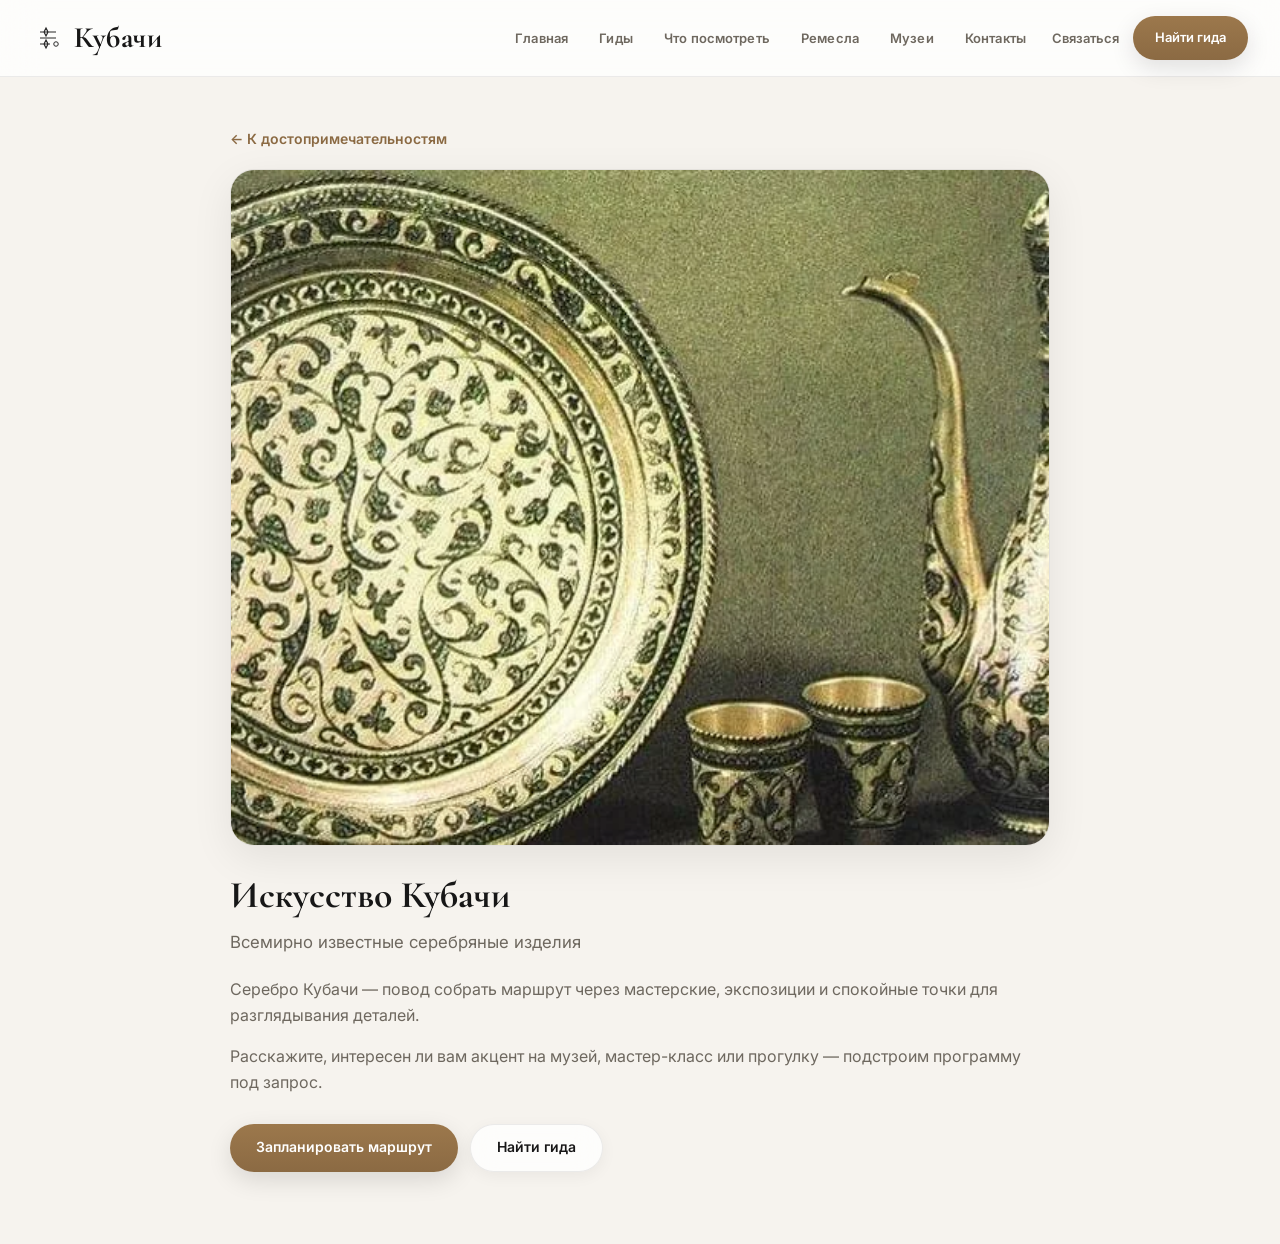
<file: attr-art.html>
<!doctype html>
<html lang="ru">
  <head>
    <meta charset="utf-8" />
    <meta name="viewport" content="width=device-width, initial-scale=1" />
    <title>Искусство Кубачи — серебро и ремесло</title>
    <meta
      name="description"
      content="Искусство Кубачи: всемирно известные серебряные изделия, музеи и мастерские в маршруте гида."
    />
    <meta name="robots" content="index,follow" />
    <meta name="theme-color" content="#141210" />
    <link rel="preconnect" href="https://fonts.googleapis.com" />
    <link rel="preconnect" href="https://fonts.gstatic.com" crossorigin />
    <link
      href="https://fonts.googleapis.com/css2?family=Cormorant+Garamond:ital,wght@0,600;0,700;1,600&family=Inter:wght@400;500;600;700&display=swap"
      rel="stylesheet"
    />
    <link rel="stylesheet" href="styles.css" />
  </head>
  <body class="page-mc-detail">
    <header class="topbar" id="siteHeader">
      <div class="container topbar-shell">
        <a href="index.html" class="logo logo-wordmark" aria-label="Кубачи — на главную">
          <svg class="logo-ornament" width="32" height="32" viewBox="0 0 32 32" aria-hidden="true" focusable="false">
            <path
              fill="none"
              stroke="currentColor"
              stroke-width="1.2"
              d="M8 10h16M8 16h16M8 22h10M14 6l2 4-2 4-2-4 2-4zm0 12l2 4-2 4-2-4 2-4z"
            />
            <circle cx="24" cy="22" r="2.25" fill="none" stroke="currentColor" stroke-width="1" />
          </svg>
          <span class="logo-wordmark-text">Кубачи</span>
        </a>
        <nav class="nav nav-desktop" aria-label="Основное меню">
          <a href="index.html#hero" class="nav-link">Главная</a>
          <a href="index.html#guides" class="nav-link">Гиды</a>
          <a href="index.html#what-see" class="nav-link">Что посмотреть</a>
          <a href="index.html#masters" class="nav-link">Ремесла</a>
          <a href="index.html#museums-map" class="nav-link">Музеи</a>
          <a href="index.html#contacts" class="nav-link">Контакты</a>
        </nav>
        <div class="topbar-actions">
          <a href="index.html#contacts" class="topbar-quiet-link">Связаться</a>
          <a href="index.html#guides" class="btn btn-primary btn-header-cta">Найти гида</a>
          <button
            type="button"
            class="nav-burger"
            id="navBurger"
            aria-label="Открыть меню"
            aria-expanded="false"
            aria-controls="mobileNavPanel"
          >
            <span class="nav-burger-bar" aria-hidden="true"></span>
            <span class="nav-burger-bar" aria-hidden="true"></span>
            <span class="nav-burger-bar" aria-hidden="true"></span>
          </button>
        </div>
      </div>
      <div class="mobile-nav" id="mobileNavPanel" aria-hidden="true">
        <nav class="mobile-nav-inner" aria-label="Мобильное меню">
          <a href="index.html#hero" class="nav-link nav-link--mobile">Главная</a>
          <a href="index.html#guides" class="nav-link nav-link--mobile">Гиды</a>
          <a href="index.html#what-see" class="nav-link nav-link--mobile">Что посмотреть</a>
          <a href="index.html#masters" class="nav-link nav-link--mobile">Ремесла</a>
          <a href="index.html#museums-map" class="nav-link nav-link--mobile">Музеи</a>
          <a href="index.html#contacts" class="nav-link nav-link--mobile">Контакты</a>
          <a href="index.html#guides" class="btn btn-primary btn-mobile-cta">Найти гида</a>
        </nav>
      </div>
    </header>

    <main class="main main--subpage">
      <div class="container mc-detail-wrap">
        <a class="mc-detail-back" href="index.html#attractions-heading">← К достопримечательностям</a>
        <figure class="mc-detail-cover">
          <img
            src="assets/kubachi-attr-04-silver.png"
            alt="Искусство Кубачи, серебряные изделия"
            width="1200"
            height="675"
          />
        </figure>
        <h1 class="mc-detail-h1">Искусство Кубачи</h1>
        <p class="mc-detail-lead">Всемирно известные серебряные изделия</p>
        <p class="mc-detail-p">
          Серебро Кубачи — повод собрать маршрут через мастерские, экспозиции и спокойные точки для разглядывания
          деталей.
        </p>
        <p class="mc-detail-p">
          Расскажите, интересен ли вам акцент на музей, мастер-класс или прогулку — подстроим программу под запрос.
        </p>
        <div class="mc-detail-actions">
          <a class="btn btn-primary" href="index.html#contacts">Запланировать маршрут</a>
          <a class="btn btn-secondary" href="index.html#guides">Найти гида</a>
        </div>
      </div>
    </main>
    <script src="js/subpage-nav.js"></script>
  </body>
</html>
</file>
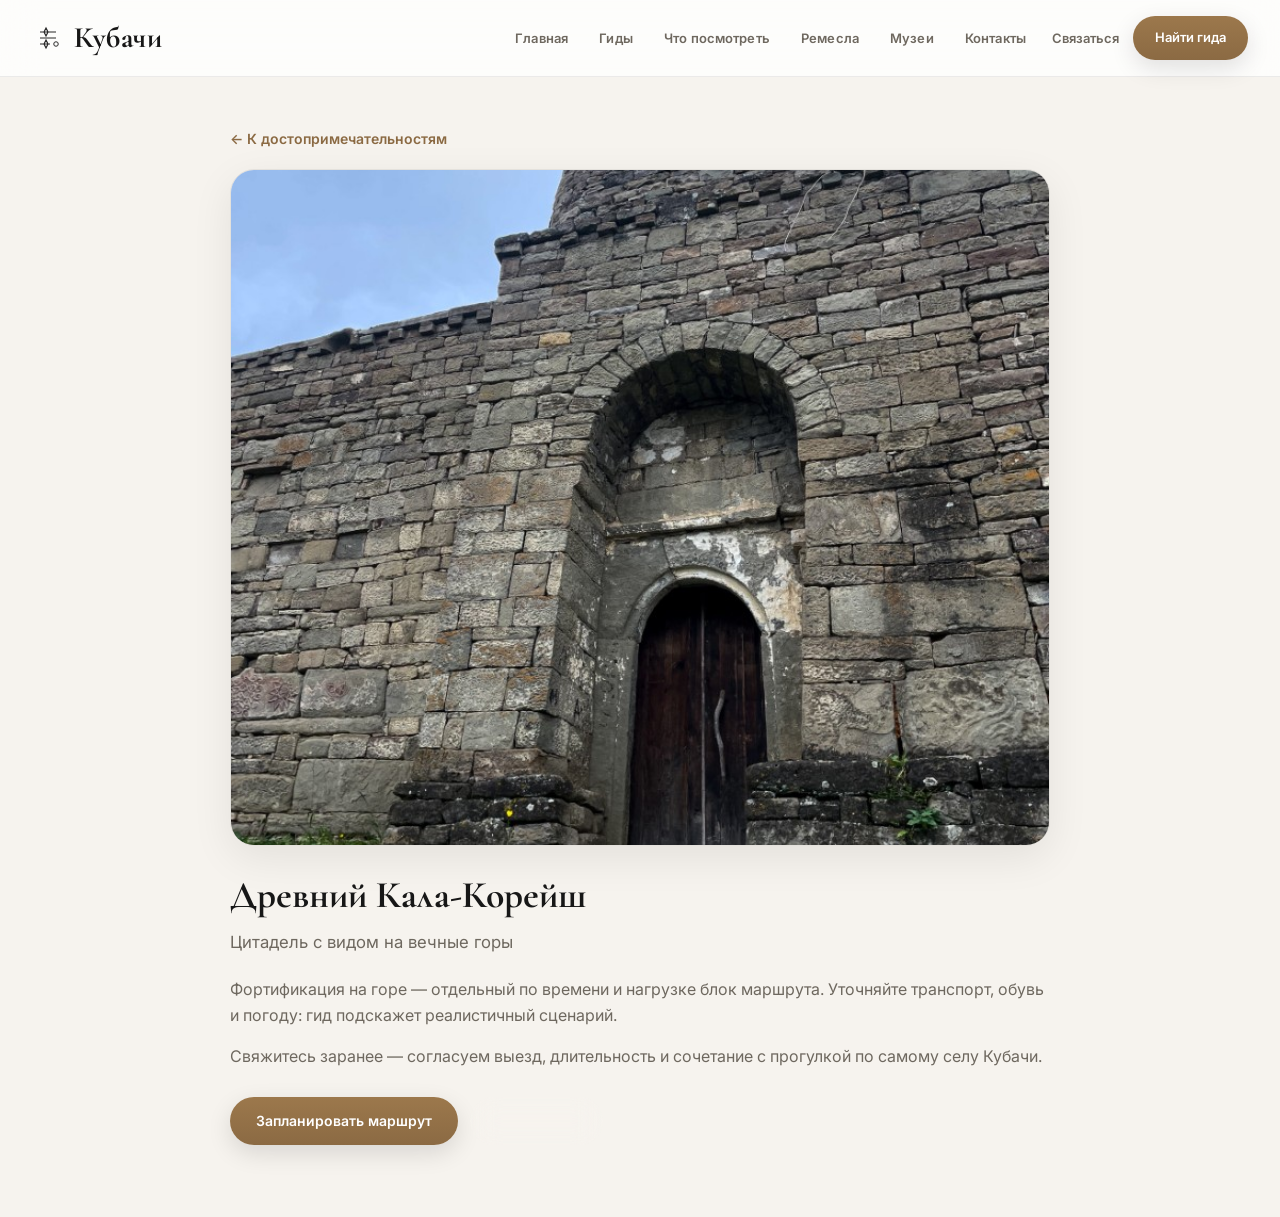
<file: attr-kala.html>
<!doctype html>
<html lang="ru">
  <head>
    <meta charset="utf-8" />
    <meta name="viewport" content="width=device-width, initial-scale=1" />
    <title>Кала-Корейш — древняя цитадель у Кубачи</title>
    <meta
      name="description"
      content="Кала-Корейш: цитадель с видом на горы, маршруты и экскурсии из Кубачи с гидом."
    />
    <meta name="robots" content="index,follow" />
    <meta name="theme-color" content="#141210" />
    <link rel="preconnect" href="https://fonts.googleapis.com" />
    <link rel="preconnect" href="https://fonts.gstatic.com" crossorigin />
    <link
      href="https://fonts.googleapis.com/css2?family=Cormorant+Garamond:ital,wght@0,600;0,700;1,600&family=Inter:wght@400;500;600;700&display=swap"
      rel="stylesheet"
    />
    <link rel="stylesheet" href="styles.css" />
  </head>
  <body class="page-mc-detail">
    <header class="topbar" id="siteHeader">
      <div class="container topbar-shell">
        <a href="index.html" class="logo logo-wordmark" aria-label="Кубачи — на главную">
          <svg class="logo-ornament" width="32" height="32" viewBox="0 0 32 32" aria-hidden="true" focusable="false">
            <path
              fill="none"
              stroke="currentColor"
              stroke-width="1.2"
              d="M8 10h16M8 16h16M8 22h10M14 6l2 4-2 4-2-4 2-4zm0 12l2 4-2 4-2-4 2-4z"
            />
            <circle cx="24" cy="22" r="2.25" fill="none" stroke="currentColor" stroke-width="1" />
          </svg>
          <span class="logo-wordmark-text">Кубачи</span>
        </a>
        <nav class="nav nav-desktop" aria-label="Основное меню">
          <a href="index.html#hero" class="nav-link">Главная</a>
          <a href="index.html#guides" class="nav-link">Гиды</a>
          <a href="index.html#what-see" class="nav-link">Что посмотреть</a>
          <a href="index.html#masters" class="nav-link">Ремесла</a>
          <a href="index.html#museums-map" class="nav-link">Музеи</a>
          <a href="index.html#contacts" class="nav-link">Контакты</a>
        </nav>
        <div class="topbar-actions">
          <a href="index.html#contacts" class="topbar-quiet-link">Связаться</a>
          <a href="index.html#guides" class="btn btn-primary btn-header-cta">Найти гида</a>
          <button
            type="button"
            class="nav-burger"
            id="navBurger"
            aria-label="Открыть меню"
            aria-expanded="false"
            aria-controls="mobileNavPanel"
          >
            <span class="nav-burger-bar" aria-hidden="true"></span>
            <span class="nav-burger-bar" aria-hidden="true"></span>
            <span class="nav-burger-bar" aria-hidden="true"></span>
          </button>
        </div>
      </div>
      <div class="mobile-nav" id="mobileNavPanel" aria-hidden="true">
        <nav class="mobile-nav-inner" aria-label="Мобильное меню">
          <a href="index.html#hero" class="nav-link nav-link--mobile">Главная</a>
          <a href="index.html#guides" class="nav-link nav-link--mobile">Гиды</a>
          <a href="index.html#what-see" class="nav-link nav-link--mobile">Что посмотреть</a>
          <a href="index.html#masters" class="nav-link nav-link--mobile">Ремесла</a>
          <a href="index.html#museums-map" class="nav-link nav-link--mobile">Музеи</a>
          <a href="index.html#contacts" class="nav-link nav-link--mobile">Контакты</a>
          <a href="index.html#guides" class="btn btn-primary btn-mobile-cta">Найти гида</a>
        </nav>
      </div>
    </header>

    <main class="main main--subpage">
      <div class="container mc-detail-wrap">
        <a class="mc-detail-back" href="index.html#attractions-heading">← К достопримечательностям</a>
        <figure class="mc-detail-cover">
          <img
            src="assets/kubachi-attr-06-kala.png"
            alt="Древний Кала-Корейш"
            width="1200"
            height="675"
          />
        </figure>
        <h1 class="mc-detail-h1">Древний Кала-Корейш</h1>
        <p class="mc-detail-lead">Цитадель с видом на вечные горы</p>
        <p class="mc-detail-p">
          Фортификация на горе — отдельный по времени и нагрузке блок маршрута. Уточняйте транспорт, обувь и погоду:
          гид подскажет реалистичный сценарий.
        </p>
        <p class="mc-detail-p">
          Свяжитесь заранее — согласуем выезд, длительность и сочетание с прогулкой по самому селу Кубачи.
        </p>
        <div class="mc-detail-actions">
          <a class="btn btn-primary" href="index.html#contacts">Запланировать маршрут</a>
          <a class="btn btn-secondary" href="index.html#guides">Найти гида</a>
        </div>
      </div>
    </main>
    <script src="js/subpage-nav.js"></script>
  </body>
</html>
</file>
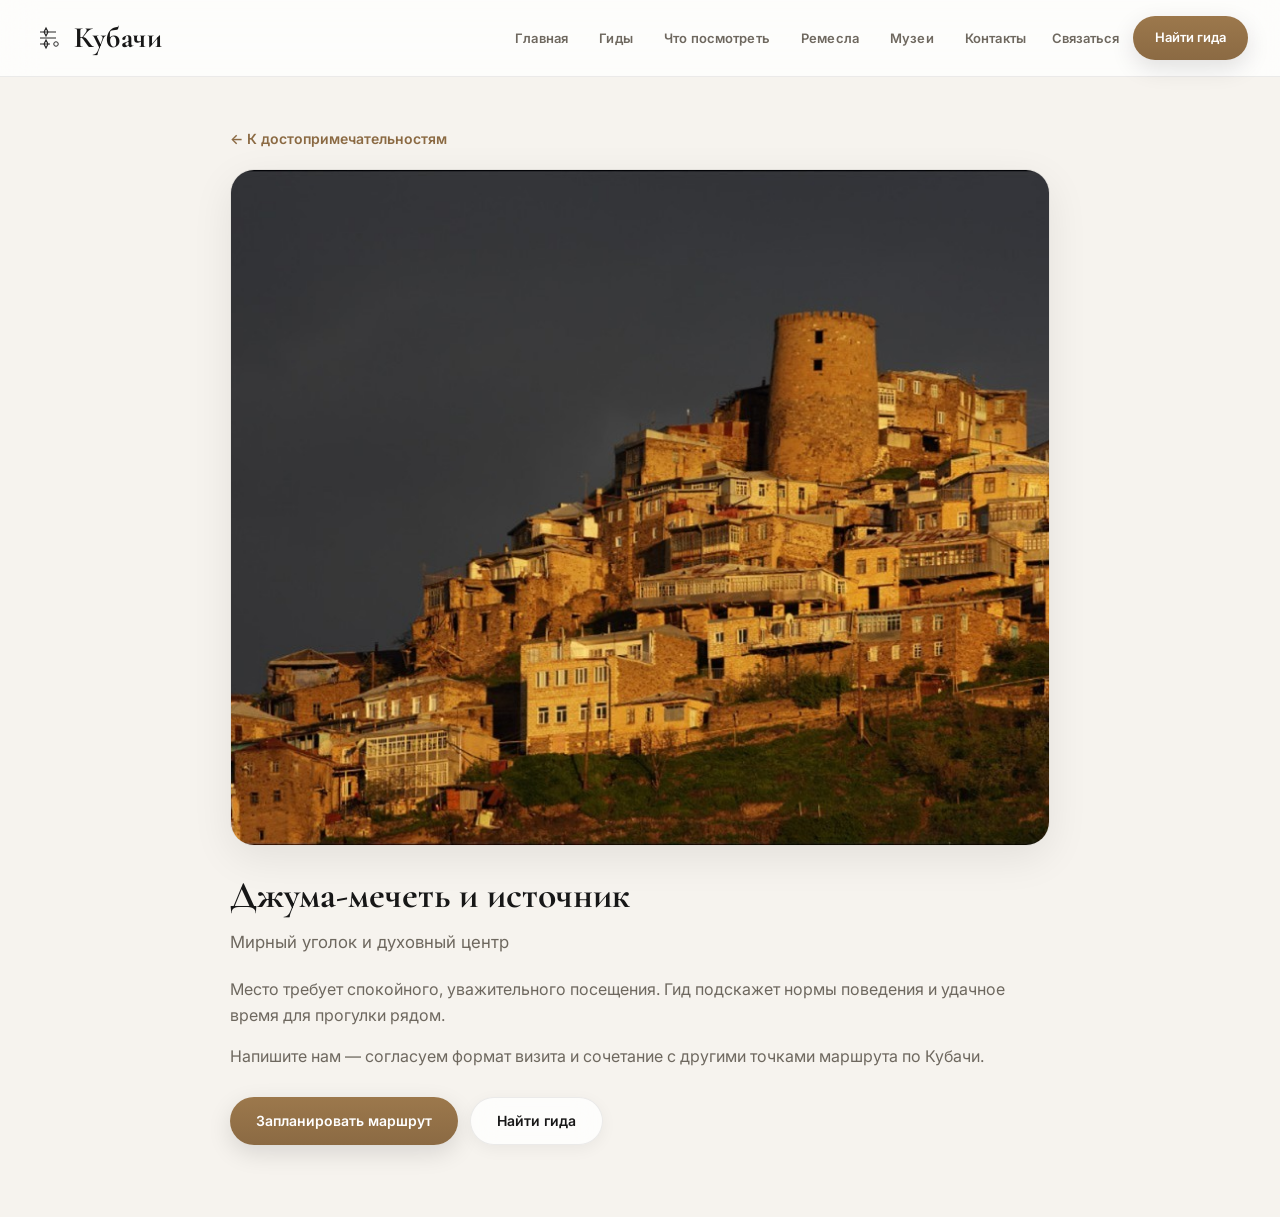
<file: attr-mosque.html>
<!doctype html>
<html lang="ru">
  <head>
    <meta charset="utf-8" />
    <meta name="viewport" content="width=device-width, initial-scale=1" />
    <title>Джума-мечеть и источник — Кубачи</title>
    <meta
      name="description"
      content="Джума-мечеть и источник в Кубачи: спокойный уголок аула, уважительные визиты и маршруты с гидом."
    />
    <meta name="robots" content="index,follow" />
    <meta name="theme-color" content="#141210" />
    <link rel="preconnect" href="https://fonts.googleapis.com" />
    <link rel="preconnect" href="https://fonts.gstatic.com" crossorigin />
    <link
      href="https://fonts.googleapis.com/css2?family=Cormorant+Garamond:ital,wght@0,600;0,700;1,600&family=Inter:wght@400;500;600;700&display=swap"
      rel="stylesheet"
    />
    <link rel="stylesheet" href="styles.css" />
  </head>
  <body class="page-mc-detail">
    <header class="topbar" id="siteHeader">
      <div class="container topbar-shell">
        <a href="index.html" class="logo logo-wordmark" aria-label="Кубачи — на главную">
          <svg class="logo-ornament" width="32" height="32" viewBox="0 0 32 32" aria-hidden="true" focusable="false">
            <path
              fill="none"
              stroke="currentColor"
              stroke-width="1.2"
              d="M8 10h16M8 16h16M8 22h10M14 6l2 4-2 4-2-4 2-4zm0 12l2 4-2 4-2-4 2-4z"
            />
            <circle cx="24" cy="22" r="2.25" fill="none" stroke="currentColor" stroke-width="1" />
          </svg>
          <span class="logo-wordmark-text">Кубачи</span>
        </a>
        <nav class="nav nav-desktop" aria-label="Основное меню">
          <a href="index.html#hero" class="nav-link">Главная</a>
          <a href="index.html#guides" class="nav-link">Гиды</a>
          <a href="index.html#what-see" class="nav-link">Что посмотреть</a>
          <a href="index.html#masters" class="nav-link">Ремесла</a>
          <a href="index.html#museums-map" class="nav-link">Музеи</a>
          <a href="index.html#contacts" class="nav-link">Контакты</a>
        </nav>
        <div class="topbar-actions">
          <a href="index.html#contacts" class="topbar-quiet-link">Связаться</a>
          <a href="index.html#guides" class="btn btn-primary btn-header-cta">Найти гида</a>
          <button
            type="button"
            class="nav-burger"
            id="navBurger"
            aria-label="Открыть меню"
            aria-expanded="false"
            aria-controls="mobileNavPanel"
          >
            <span class="nav-burger-bar" aria-hidden="true"></span>
            <span class="nav-burger-bar" aria-hidden="true"></span>
            <span class="nav-burger-bar" aria-hidden="true"></span>
          </button>
        </div>
      </div>
      <div class="mobile-nav" id="mobileNavPanel" aria-hidden="true">
        <nav class="mobile-nav-inner" aria-label="Мобильное меню">
          <a href="index.html#hero" class="nav-link nav-link--mobile">Главная</a>
          <a href="index.html#guides" class="nav-link nav-link--mobile">Гиды</a>
          <a href="index.html#what-see" class="nav-link nav-link--mobile">Что посмотреть</a>
          <a href="index.html#masters" class="nav-link nav-link--mobile">Ремесла</a>
          <a href="index.html#museums-map" class="nav-link nav-link--mobile">Музеи</a>
          <a href="index.html#contacts" class="nav-link nav-link--mobile">Контакты</a>
          <a href="index.html#guides" class="btn btn-primary btn-mobile-cta">Найти гида</a>
        </nav>
      </div>
    </header>

    <main class="main main--subpage">
      <div class="container mc-detail-wrap">
        <a class="mc-detail-back" href="index.html#attractions-heading">← К достопримечательностям</a>
        <figure class="mc-detail-cover">
          <img
            src="assets/kubachi-attr-05-village.png"
            alt="Джума-мечеть и источник"
            width="1200"
            height="675"
          />
        </figure>
        <h1 class="mc-detail-h1">Джума-мечеть и источник</h1>
        <p class="mc-detail-lead">Мирный уголок и духовный центр</p>
        <p class="mc-detail-p">
          Место требует спокойного, уважительного посещения. Гид подскажет нормы поведения и удачное время для
          прогулки рядом.
        </p>
        <p class="mc-detail-p">
          Напишите нам — согласуем формат визита и сочетание с другими точками маршрута по Кубачи.
        </p>
        <div class="mc-detail-actions">
          <a class="btn btn-primary" href="index.html#contacts">Запланировать маршрут</a>
          <a class="btn btn-secondary" href="index.html#guides">Найти гида</a>
        </div>
      </div>
    </main>
    <script src="js/subpage-nav.js"></script>
  </body>
</html>
</file>
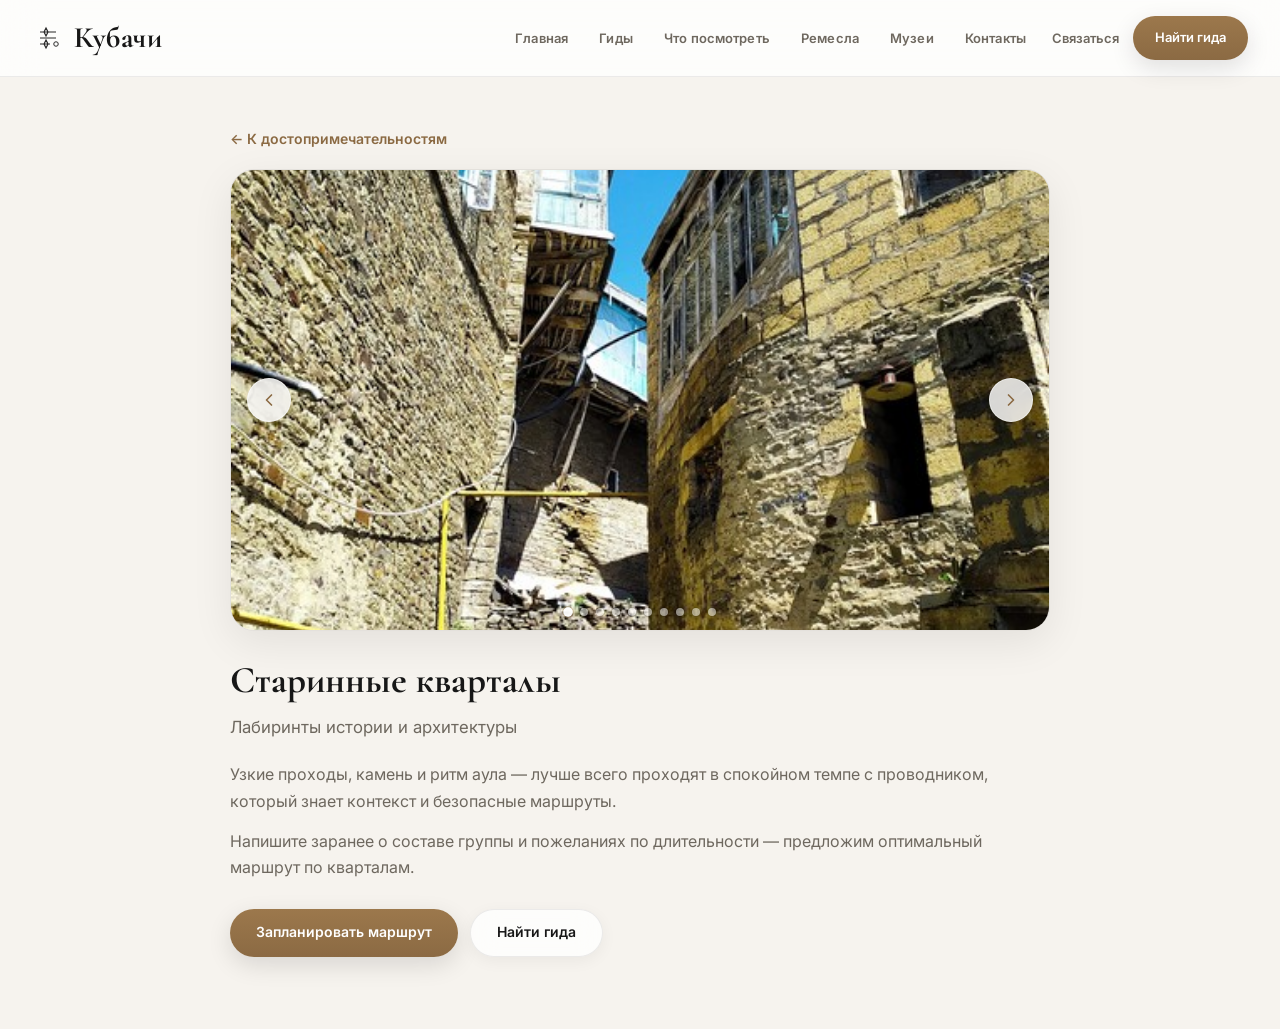
<file: attr-quarters.html>
<!doctype html>
<html lang="ru">
  <head>
    <meta charset="utf-8" />
    <meta name="viewport" content="width=device-width, initial-scale=1" />
    <title>Старинные кварталы — достопримечательность Кубачи</title>
    <meta
      name="description"
      content="Старинные кварталы Кубачи: лабиринты истории и архитектуры, прогулки с местным гидом."
    />
    <meta name="robots" content="index,follow" />
    <meta name="theme-color" content="#141210" />
    <link rel="preconnect" href="https://fonts.googleapis.com" />
    <link rel="preconnect" href="https://fonts.gstatic.com" crossorigin />
    <link
      href="https://fonts.googleapis.com/css2?family=Cormorant+Garamond:ital,wght@0,600;0,700;1,600&family=Inter:wght@400;500;600;700&display=swap"
      rel="stylesheet"
    />
    <link rel="stylesheet" href="styles.css" />
  </head>
  <body class="page-mc-detail">
    <header class="topbar" id="siteHeader">
      <div class="container topbar-shell">
        <a href="index.html" class="logo logo-wordmark" aria-label="Кубачи — на главную">
          <svg class="logo-ornament" width="32" height="32" viewBox="0 0 32 32" aria-hidden="true" focusable="false">
            <path
              fill="none"
              stroke="currentColor"
              stroke-width="1.2"
              d="M8 10h16M8 16h16M8 22h10M14 6l2 4-2 4-2-4 2-4zm0 12l2 4-2 4-2-4 2-4z"
            />
            <circle cx="24" cy="22" r="2.25" fill="none" stroke="currentColor" stroke-width="1" />
          </svg>
          <span class="logo-wordmark-text">Кубачи</span>
        </a>
        <nav class="nav nav-desktop" aria-label="Основное меню">
          <a href="index.html#hero" class="nav-link">Главная</a>
          <a href="index.html#guides" class="nav-link">Гиды</a>
          <a href="index.html#what-see" class="nav-link">Что посмотреть</a>
          <a href="index.html#masters" class="nav-link">Ремесла</a>
          <a href="index.html#museums-map" class="nav-link">Музеи</a>
          <a href="index.html#contacts" class="nav-link">Контакты</a>
        </nav>
        <div class="topbar-actions">
          <a href="index.html#contacts" class="topbar-quiet-link">Связаться</a>
          <a href="index.html#guides" class="btn btn-primary btn-header-cta">Найти гида</a>
          <button
            type="button"
            class="nav-burger"
            id="navBurger"
            aria-label="Открыть меню"
            aria-expanded="false"
            aria-controls="mobileNavPanel"
          >
            <span class="nav-burger-bar" aria-hidden="true"></span>
            <span class="nav-burger-bar" aria-hidden="true"></span>
            <span class="nav-burger-bar" aria-hidden="true"></span>
          </button>
        </div>
      </div>
      <div class="mobile-nav" id="mobileNavPanel" aria-hidden="true">
        <nav class="mobile-nav-inner" aria-label="Мобильное меню">
          <a href="index.html#hero" class="nav-link nav-link--mobile">Главная</a>
          <a href="index.html#guides" class="nav-link nav-link--mobile">Гиды</a>
          <a href="index.html#what-see" class="nav-link nav-link--mobile">Что посмотреть</a>
          <a href="index.html#masters" class="nav-link nav-link--mobile">Ремесла</a>
          <a href="index.html#museums-map" class="nav-link nav-link--mobile">Музеи</a>
          <a href="index.html#contacts" class="nav-link nav-link--mobile">Контакты</a>
          <a href="index.html#guides" class="btn btn-primary btn-mobile-cta">Найти гида</a>
        </nav>
      </div>
    </header>

    <main class="main main--subpage">
      <div class="container mc-detail-wrap">
        <a class="mc-detail-back" href="index.html#attractions-heading">← К достопримечательностям</a>
        <figure
          class="mc-detail-cover quarters-gallery"
          id="quartersGallery"
          role="group"
          aria-roledescription="карусель"
          aria-label="Галерея: старинные кварталы"
          tabindex="0"
        >
          <div class="quarters-gallery__viewport">
            <img
              class="quarters-gallery__img"
              src="assets/kubachi-attr-02-quarters.png"
              alt="Старинные кварталы Кубачи, исторический вид"
              width="1200"
              height="675"
              decoding="async"
            />
          </div>
          <button
            type="button"
            class="quarters-gallery__nav quarters-gallery__nav--prev"
            aria-label="Предыдущее фото"
          >
            <svg width="20" height="20" viewBox="0 0 24 24" fill="none" stroke="currentColor" stroke-width="2" aria-hidden="true">
              <path d="M15 6l-6 6 6 6" stroke-linecap="round" stroke-linejoin="round" />
            </svg>
          </button>
          <button
            type="button"
            class="quarters-gallery__nav quarters-gallery__nav--next"
            aria-label="Следующее фото"
          >
            <svg width="20" height="20" viewBox="0 0 24 24" fill="none" stroke="currentColor" stroke-width="2" aria-hidden="true">
              <path d="M9 6l6 6-6 6" stroke-linecap="round" stroke-linejoin="round" />
            </svg>
          </button>
          <div class="quarters-gallery__dots" aria-label="Номер слайда"></div>
        </figure>
        <h1 class="mc-detail-h1">Старинные кварталы</h1>
        <p class="mc-detail-lead">Лабиринты истории и архитектуры</p>
        <p class="mc-detail-p">
          Узкие проходы, камень и ритм аула — лучше всего проходят в спокойном темпе с проводником, который знает
          контекст и безопасные маршруты.
        </p>
        <p class="mc-detail-p">
          Напишите заранее о составе группы и пожеланиях по длительности — предложим оптимальный маршрут по кварталам.
        </p>
        <div class="mc-detail-actions">
          <a class="btn btn-primary" href="index.html#contacts">Запланировать маршрут</a>
          <a class="btn btn-secondary" href="index.html#guides">Найти гида</a>
        </div>
      </div>
    </main>
    <script src="js/subpage-nav.js"></script>
    <script src="js/attr-quarters-gallery.js"></script>
  </body>
</html>
</file>
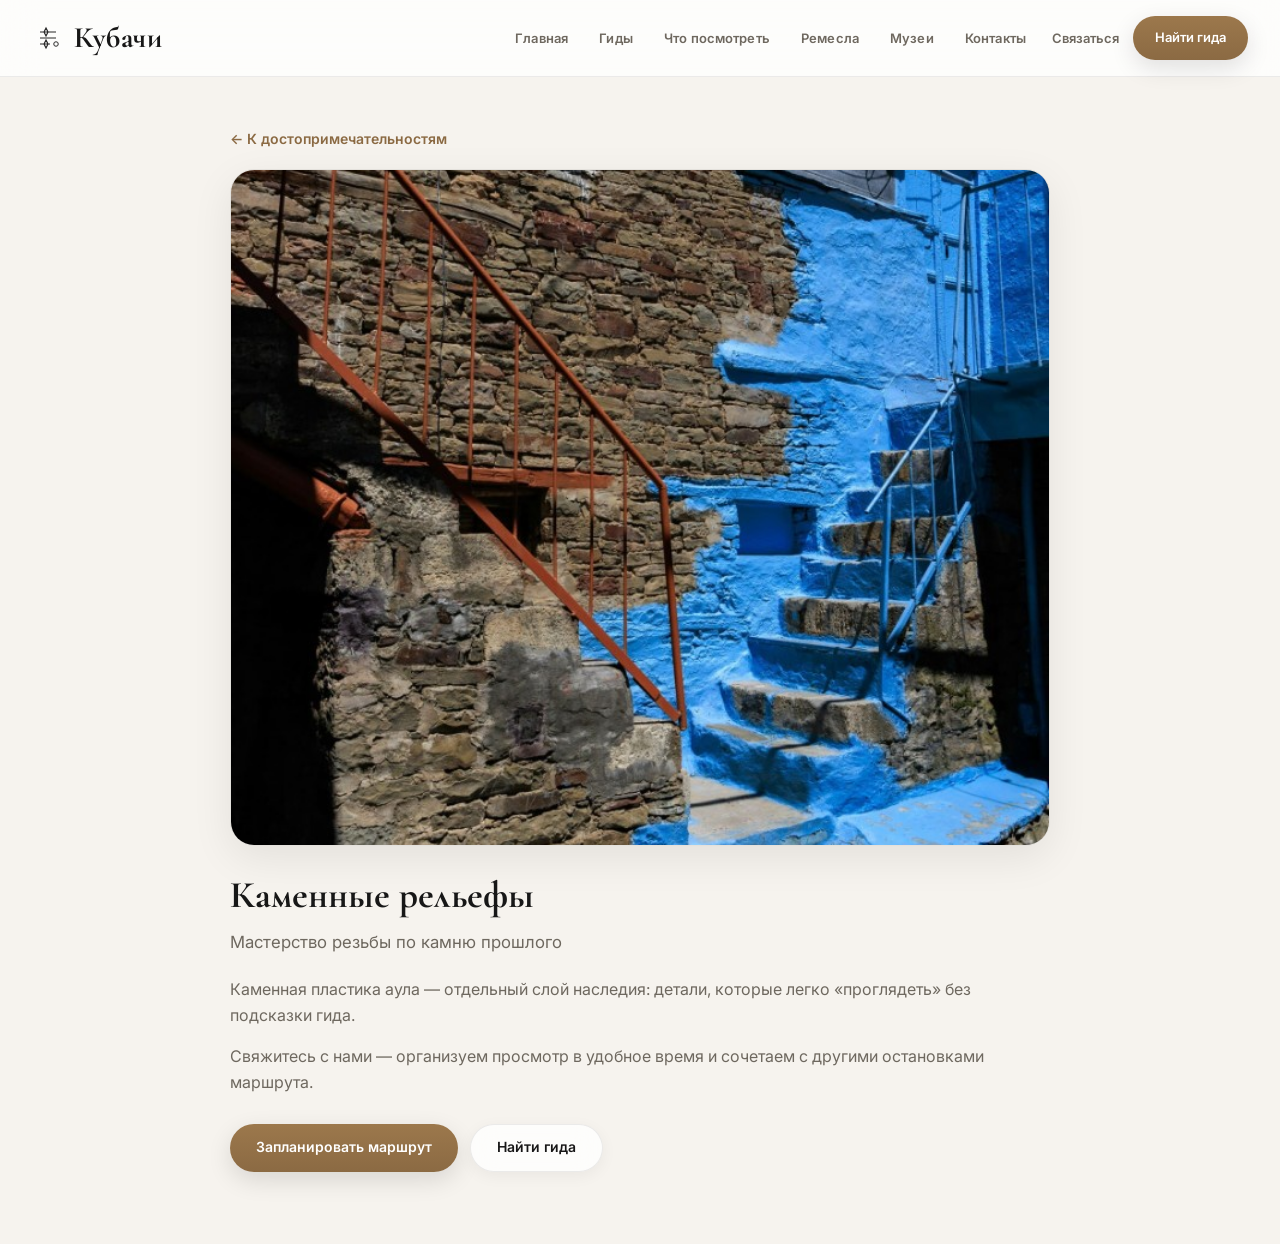
<file: attr-reliefs.html>
<!doctype html>
<html lang="ru">
  <head>
    <meta charset="utf-8" />
    <meta name="viewport" content="width=device-width, initial-scale=1" />
    <title>Каменные рельефы — достопримечательность Кубачи</title>
    <meta
      name="description"
      content="Каменные рельефы и резьба в Кубачи: наследие мастерства, экскурсии и маршруты."
    />
    <meta name="robots" content="index,follow" />
    <meta name="theme-color" content="#141210" />
    <link rel="preconnect" href="https://fonts.googleapis.com" />
    <link rel="preconnect" href="https://fonts.gstatic.com" crossorigin />
    <link
      href="https://fonts.googleapis.com/css2?family=Cormorant+Garamond:ital,wght@0,600;0,700;1,600&family=Inter:wght@400;500;600;700&display=swap"
      rel="stylesheet"
    />
    <link rel="stylesheet" href="styles.css" />
  </head>
  <body class="page-mc-detail">
    <header class="topbar" id="siteHeader">
      <div class="container topbar-shell">
        <a href="index.html" class="logo logo-wordmark" aria-label="Кубачи — на главную">
          <svg class="logo-ornament" width="32" height="32" viewBox="0 0 32 32" aria-hidden="true" focusable="false">
            <path
              fill="none"
              stroke="currentColor"
              stroke-width="1.2"
              d="M8 10h16M8 16h16M8 22h10M14 6l2 4-2 4-2-4 2-4zm0 12l2 4-2 4-2-4 2-4z"
            />
            <circle cx="24" cy="22" r="2.25" fill="none" stroke="currentColor" stroke-width="1" />
          </svg>
          <span class="logo-wordmark-text">Кубачи</span>
        </a>
        <nav class="nav nav-desktop" aria-label="Основное меню">
          <a href="index.html#hero" class="nav-link">Главная</a>
          <a href="index.html#guides" class="nav-link">Гиды</a>
          <a href="index.html#what-see" class="nav-link">Что посмотреть</a>
          <a href="index.html#masters" class="nav-link">Ремесла</a>
          <a href="index.html#museums-map" class="nav-link">Музеи</a>
          <a href="index.html#contacts" class="nav-link">Контакты</a>
        </nav>
        <div class="topbar-actions">
          <a href="index.html#contacts" class="topbar-quiet-link">Связаться</a>
          <a href="index.html#guides" class="btn btn-primary btn-header-cta">Найти гида</a>
          <button
            type="button"
            class="nav-burger"
            id="navBurger"
            aria-label="Открыть меню"
            aria-expanded="false"
            aria-controls="mobileNavPanel"
          >
            <span class="nav-burger-bar" aria-hidden="true"></span>
            <span class="nav-burger-bar" aria-hidden="true"></span>
            <span class="nav-burger-bar" aria-hidden="true"></span>
          </button>
        </div>
      </div>
      <div class="mobile-nav" id="mobileNavPanel" aria-hidden="true">
        <nav class="mobile-nav-inner" aria-label="Мобильное меню">
          <a href="index.html#hero" class="nav-link nav-link--mobile">Главная</a>
          <a href="index.html#guides" class="nav-link nav-link--mobile">Гиды</a>
          <a href="index.html#what-see" class="nav-link nav-link--mobile">Что посмотреть</a>
          <a href="index.html#masters" class="nav-link nav-link--mobile">Ремесла</a>
          <a href="index.html#museums-map" class="nav-link nav-link--mobile">Музеи</a>
          <a href="index.html#contacts" class="nav-link nav-link--mobile">Контакты</a>
          <a href="index.html#guides" class="btn btn-primary btn-mobile-cta">Найти гида</a>
        </nav>
      </div>
    </header>

    <main class="main main--subpage">
      <div class="container mc-detail-wrap">
        <a class="mc-detail-back" href="index.html#attractions-heading">← К достопримечательностям</a>
        <figure class="mc-detail-cover">
          <img
            src="assets/kubachi-attr-03-street.png"
            alt="Каменные рельефы"
            width="1200"
            height="675"
          />
        </figure>
        <h1 class="mc-detail-h1">Каменные рельефы</h1>
        <p class="mc-detail-lead">Мастерство резьбы по камню прошлого</p>
        <p class="mc-detail-p">
          Каменная пластика аула — отдельный слой наследия: детали, которые легко «проглядеть» без подсказки гида.
        </p>
        <p class="mc-detail-p">
          Свяжитесь с нами — организуем просмотр в удобное время и сочетаем с другими остановками маршрута.
        </p>
        <div class="mc-detail-actions">
          <a class="btn btn-primary" href="index.html#contacts">Запланировать маршрут</a>
          <a class="btn btn-secondary" href="index.html#guides">Найти гида</a>
        </div>
      </div>
    </main>
    <script src="js/subpage-nav.js"></script>
  </body>
</html>
</file>
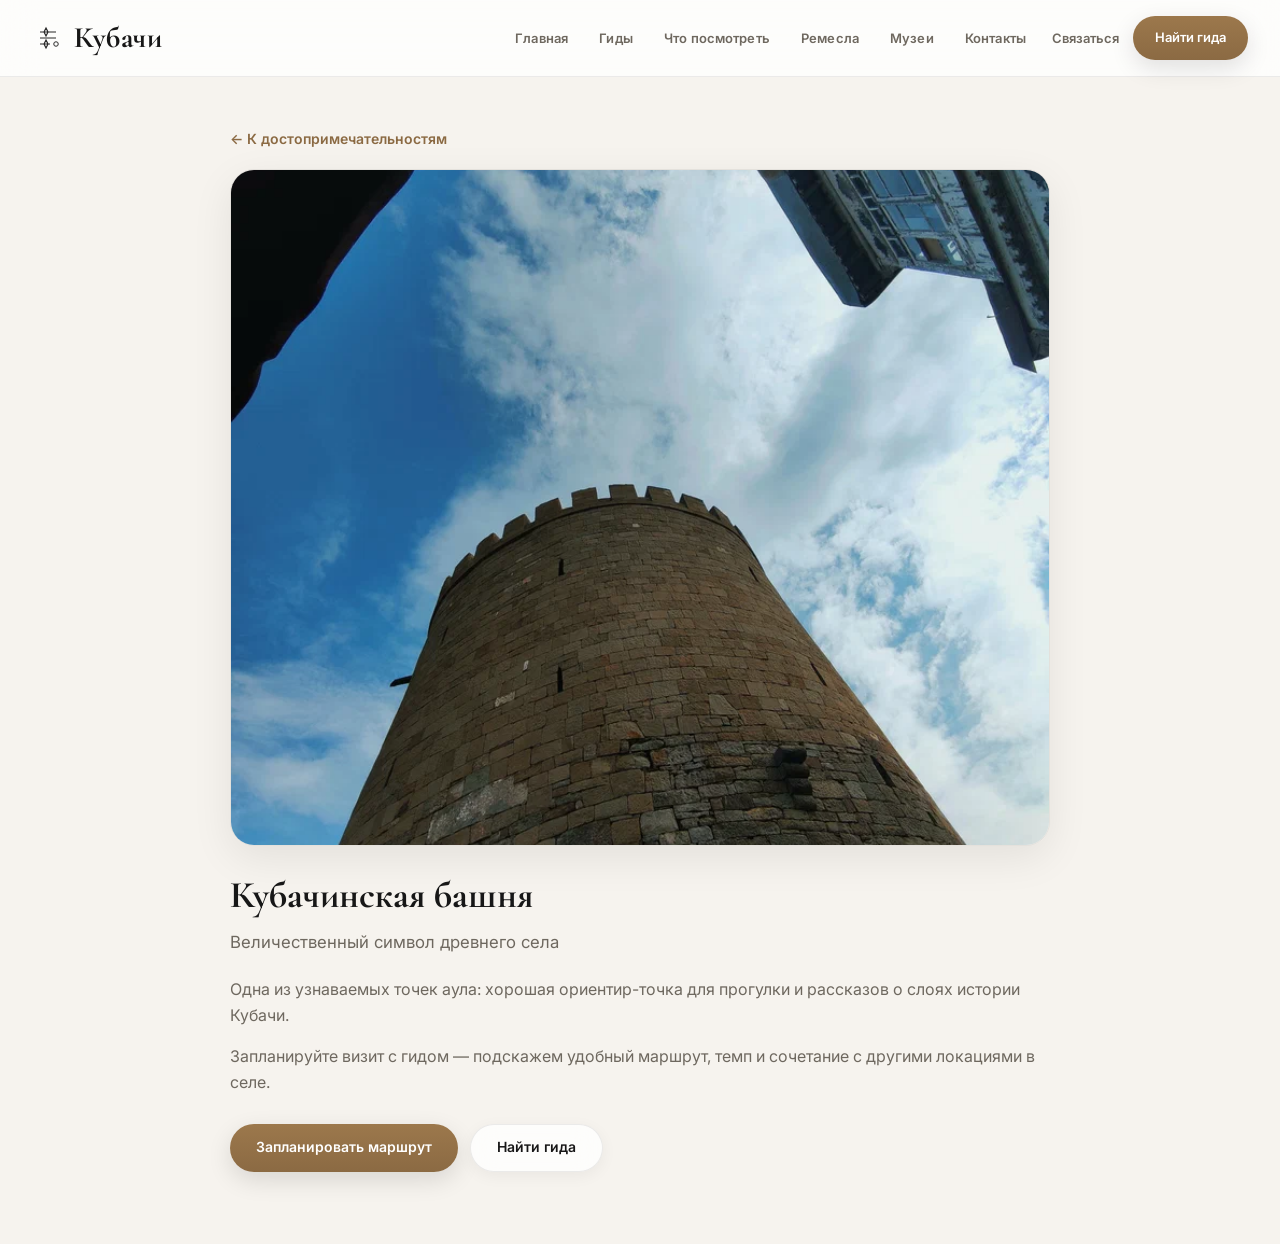
<file: attr-tower.html>
<!doctype html>
<html lang="ru">
  <head>
    <meta charset="utf-8" />
    <meta name="viewport" content="width=device-width, initial-scale=1" />
    <title>Кубачинская башня — достопримечательность Кубачи</title>
    <meta
      name="description"
      content="Кубачинская башня: символ древнего села, маршруты и экскурсии с гидом по Кубачи."
    />
    <meta name="robots" content="index,follow" />
    <meta name="theme-color" content="#141210" />
    <link rel="preconnect" href="https://fonts.googleapis.com" />
    <link rel="preconnect" href="https://fonts.gstatic.com" crossorigin />
    <link
      href="https://fonts.googleapis.com/css2?family=Cormorant+Garamond:ital,wght@0,600;0,700;1,600&family=Inter:wght@400;500;600;700&display=swap"
      rel="stylesheet"
    />
    <link rel="stylesheet" href="styles.css" />
  </head>
  <body class="page-mc-detail">
    <header class="topbar" id="siteHeader">
      <div class="container topbar-shell">
        <a href="index.html" class="logo logo-wordmark" aria-label="Кубачи — на главную">
          <svg class="logo-ornament" width="32" height="32" viewBox="0 0 32 32" aria-hidden="true" focusable="false">
            <path
              fill="none"
              stroke="currentColor"
              stroke-width="1.2"
              d="M8 10h16M8 16h16M8 22h10M14 6l2 4-2 4-2-4 2-4zm0 12l2 4-2 4-2-4 2-4z"
            />
            <circle cx="24" cy="22" r="2.25" fill="none" stroke="currentColor" stroke-width="1" />
          </svg>
          <span class="logo-wordmark-text">Кубачи</span>
        </a>
        <nav class="nav nav-desktop" aria-label="Основное меню">
          <a href="index.html#hero" class="nav-link">Главная</a>
          <a href="index.html#guides" class="nav-link">Гиды</a>
          <a href="index.html#what-see" class="nav-link">Что посмотреть</a>
          <a href="index.html#masters" class="nav-link">Ремесла</a>
          <a href="index.html#museums-map" class="nav-link">Музеи</a>
          <a href="index.html#contacts" class="nav-link">Контакты</a>
        </nav>
        <div class="topbar-actions">
          <a href="index.html#contacts" class="topbar-quiet-link">Связаться</a>
          <a href="index.html#guides" class="btn btn-primary btn-header-cta">Найти гида</a>
          <button
            type="button"
            class="nav-burger"
            id="navBurger"
            aria-label="Открыть меню"
            aria-expanded="false"
            aria-controls="mobileNavPanel"
          >
            <span class="nav-burger-bar" aria-hidden="true"></span>
            <span class="nav-burger-bar" aria-hidden="true"></span>
            <span class="nav-burger-bar" aria-hidden="true"></span>
          </button>
        </div>
      </div>
      <div class="mobile-nav" id="mobileNavPanel" aria-hidden="true">
        <nav class="mobile-nav-inner" aria-label="Мобильное меню">
          <a href="index.html#hero" class="nav-link nav-link--mobile">Главная</a>
          <a href="index.html#guides" class="nav-link nav-link--mobile">Гиды</a>
          <a href="index.html#what-see" class="nav-link nav-link--mobile">Что посмотреть</a>
          <a href="index.html#masters" class="nav-link nav-link--mobile">Ремесла</a>
          <a href="index.html#museums-map" class="nav-link nav-link--mobile">Музеи</a>
          <a href="index.html#contacts" class="nav-link nav-link--mobile">Контакты</a>
          <a href="index.html#guides" class="btn btn-primary btn-mobile-cta">Найти гида</a>
        </nav>
      </div>
    </header>

    <main class="main main--subpage">
      <div class="container mc-detail-wrap">
        <a class="mc-detail-back" href="index.html#attractions-heading">← К достопримечательностям</a>
        <figure class="mc-detail-cover">
          <img
            src="assets/kubachi-attr-01-tower.png"
            alt="Кубачинская башня"
            width="1200"
            height="675"
          />
        </figure>
        <h1 class="mc-detail-h1">Кубачинская башня</h1>
        <p class="mc-detail-lead">Величественный символ древнего села</p>
        <p class="mc-detail-p">
          Одна из узнаваемых точек аула: хорошая ориентир-точка для прогулки и рассказов о слоях истории Кубачи.
        </p>
        <p class="mc-detail-p">
          Запланируйте визит с гидом — подскажем удобный маршрут, темп и сочетание с другими локациями в селе.
        </p>
        <div class="mc-detail-actions">
          <a class="btn btn-primary" href="index.html#contacts">Запланировать маршрут</a>
          <a class="btn btn-secondary" href="index.html#guides">Найти гида</a>
        </div>
      </div>
    </main>
    <script src="js/subpage-nav.js"></script>
  </body>
</html>
</file>
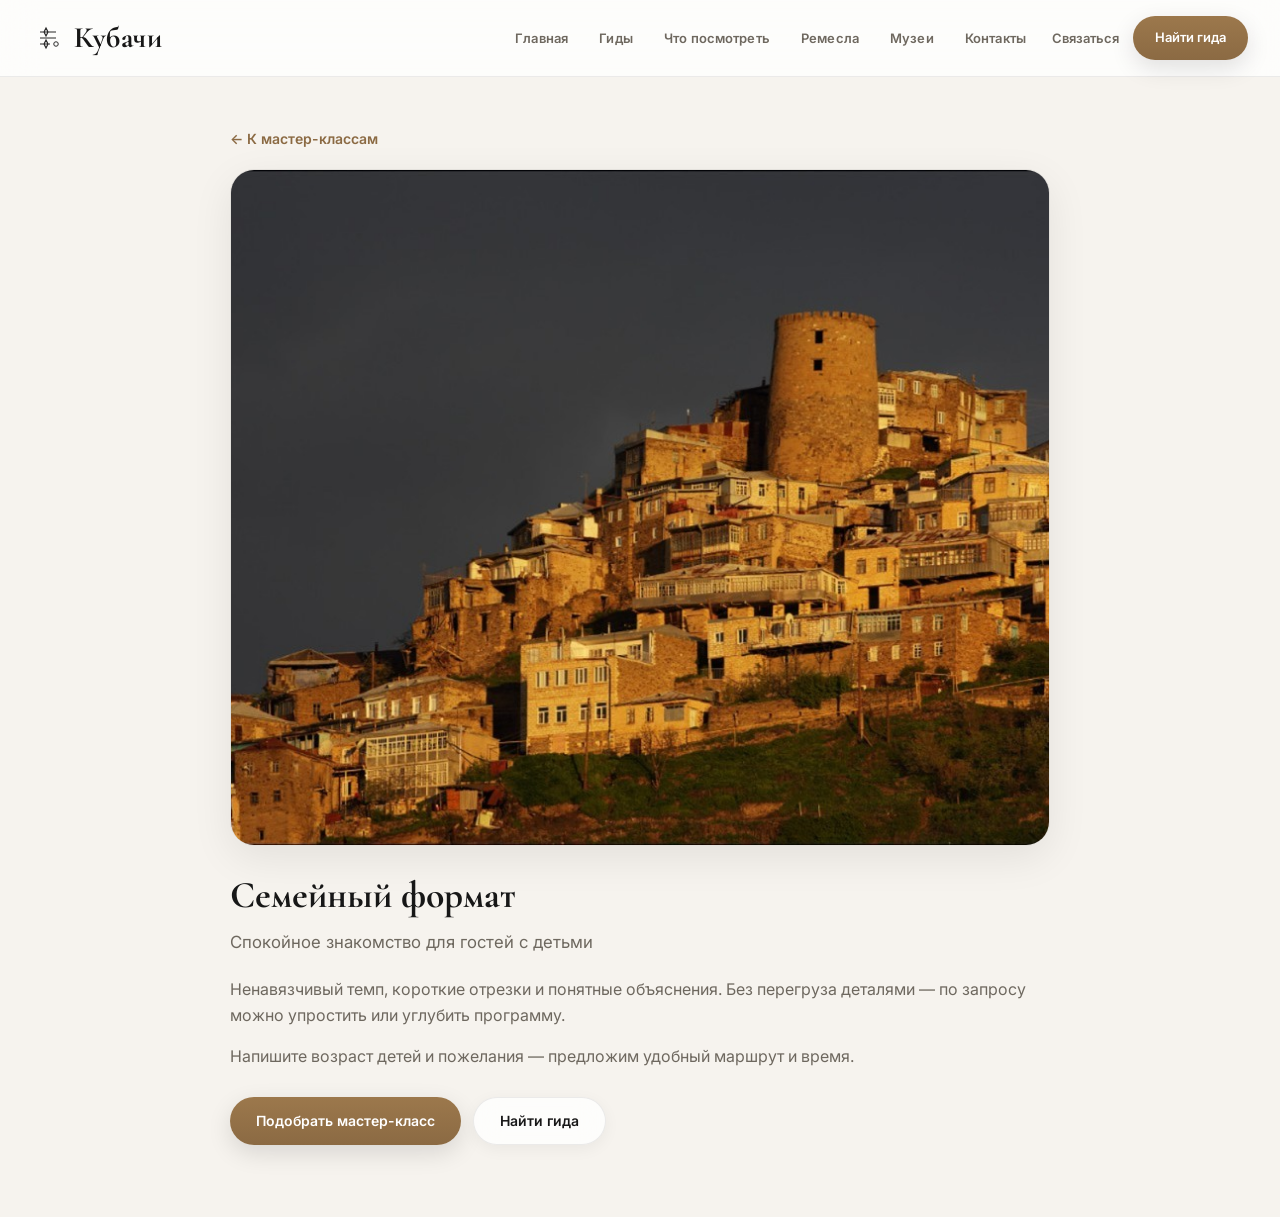
<file: mc-family.html>
<!doctype html>
<html lang="ru">
  <head>
    <meta charset="utf-8" />
    <meta name="viewport" content="width=device-width, initial-scale=1" />
    <title>Семейный формат — мастер-классы в Кубачи</title>
    <meta name="description" content="Спокойное знакомство с ремеслом для гостей с детьми." />
    <meta name="robots" content="index,follow" />
    <meta name="theme-color" content="#141210" />
    <link rel="preconnect" href="https://fonts.googleapis.com" />
    <link rel="preconnect" href="https://fonts.gstatic.com" crossorigin />
    <link
      href="https://fonts.googleapis.com/css2?family=Cormorant+Garamond:ital,wght@0,600;0,700;1,600&family=Inter:wght@400;500;600;700&display=swap"
      rel="stylesheet"
    />
    <link rel="stylesheet" href="styles.css" />
  </head>
  <body class="page-mc-detail">
    <header class="topbar" id="siteHeader">
      <div class="container topbar-shell">
        <a href="index.html" class="logo logo-wordmark" aria-label="Кубачи — на главную">
          <svg class="logo-ornament" width="32" height="32" viewBox="0 0 32 32" aria-hidden="true" focusable="false">
            <path
              fill="none"
              stroke="currentColor"
              stroke-width="1.2"
              d="M8 10h16M8 16h16M8 22h10M14 6l2 4-2 4-2-4 2-4zm0 12l2 4-2 4-2-4 2-4z"
            />
            <circle cx="24" cy="22" r="2.25" fill="none" stroke="currentColor" stroke-width="1" />
          </svg>
          <span class="logo-wordmark-text">Кубачи</span>
        </a>
        <nav class="nav nav-desktop" aria-label="Основное меню">
          <a href="index.html#hero" class="nav-link">Главная</a>
          <a href="index.html#guides" class="nav-link">Гиды</a>
          <a href="index.html#what-see" class="nav-link">Что посмотреть</a>
          <a href="index.html#masters" class="nav-link">Ремесла</a>
          <a href="index.html#museums-map" class="nav-link">Музеи</a>
          <a href="index.html#contacts" class="nav-link">Контакты</a>
        </nav>
        <div class="topbar-actions">
          <a href="index.html#contacts" class="topbar-quiet-link">Связаться</a>
          <a href="index.html#guides" class="btn btn-primary btn-header-cta">Найти гида</a>
          <button type="button" class="nav-burger" id="navBurger" aria-label="Открыть меню" aria-expanded="false" aria-controls="mobileNavPanel">
            <span class="nav-burger-bar" aria-hidden="true"></span>
            <span class="nav-burger-bar" aria-hidden="true"></span>
            <span class="nav-burger-bar" aria-hidden="true"></span>
          </button>
        </div>
      </div>
      <div class="mobile-nav" id="mobileNavPanel" aria-hidden="true">
        <nav class="mobile-nav-inner" aria-label="Мобильное меню">
          <a href="index.html#hero" class="nav-link nav-link--mobile">Главная</a>
          <a href="index.html#guides" class="nav-link nav-link--mobile">Гиды</a>
          <a href="index.html#what-see" class="nav-link nav-link--mobile">Что посмотреть</a>
          <a href="index.html#masters" class="nav-link nav-link--mobile">Ремесла</a>
          <a href="index.html#museums-map" class="nav-link nav-link--mobile">Музеи</a>
          <a href="index.html#contacts" class="nav-link nav-link--mobile">Контакты</a>
          <a href="index.html#guides" class="btn btn-primary btn-mobile-cta">Найти гида</a>
        </nav>
      </div>
    </header>
    <main class="main main--subpage">
      <div class="container mc-detail-wrap">
        <a class="mc-detail-back" href="index.html#masters-heading">← К мастер-классам</a>
        <figure class="mc-detail-cover">
          <img
            src="assets/kubachi-attr-05-village.png"
            alt="Кубачи, вид на село"
            width="1200"
            height="675"
          />
        </figure>
        <h1 class="mc-detail-h1">Семейный формат</h1>
        <p class="mc-detail-lead">Спокойное знакомство для гостей с детьми</p>
        <p class="mc-detail-p">
          Ненавязчивый темп, короткие отрезки и понятные объяснения. Без перегруза деталями — по запросу можно упростить
          или углубить программу.
        </p>
        <p class="mc-detail-p">Напишите возраст детей и пожелания — предложим удобный маршрут и время.</p>
        <div class="mc-detail-actions">
          <a class="btn btn-primary" href="index.html#contacts">Подобрать мастер-класс</a>
          <a class="btn btn-secondary" href="index.html#guides">Найти гида</a>
        </div>
      </div>
    </main>
    <script src="js/subpage-nav.js"></script>
  </body>
</html>
</file>
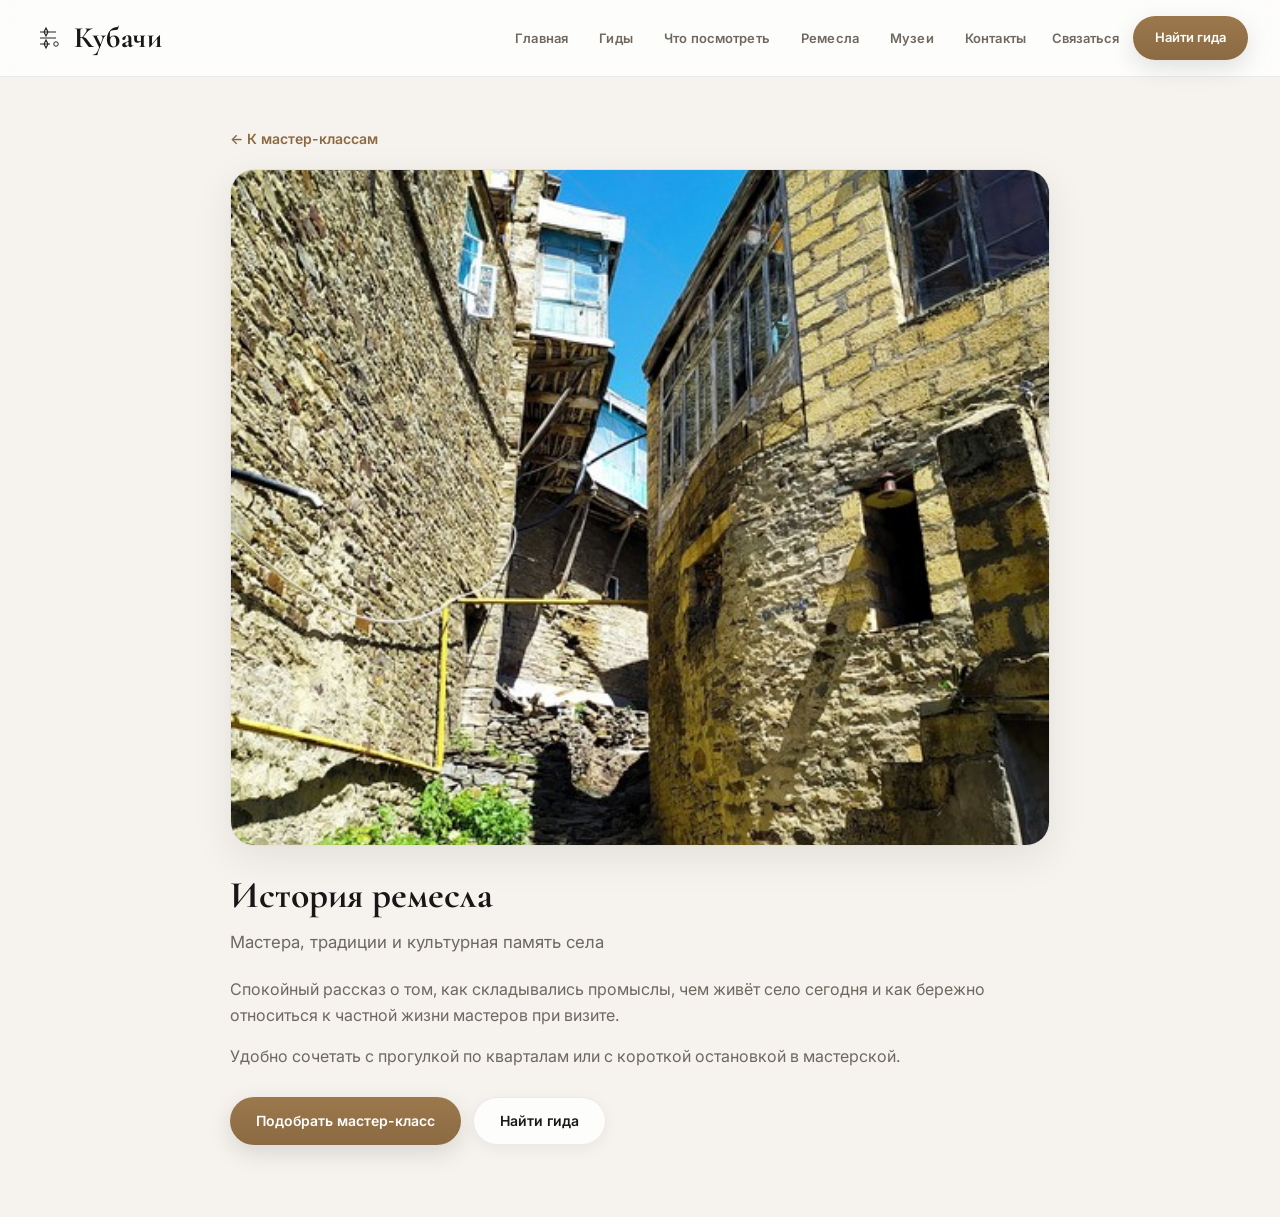
<file: mc-history.html>
<!doctype html>
<html lang="ru">
  <head>
    <meta charset="utf-8" />
    <meta name="viewport" content="width=device-width, initial-scale=1" />
    <title>История ремесла — Кубачи</title>
    <meta name="description" content="Мастера, традиции и культурная память села Кубачи." />
    <meta name="robots" content="index,follow" />
    <meta name="theme-color" content="#141210" />
    <link rel="preconnect" href="https://fonts.googleapis.com" />
    <link rel="preconnect" href="https://fonts.gstatic.com" crossorigin />
    <link
      href="https://fonts.googleapis.com/css2?family=Cormorant+Garamond:ital,wght@0,600;0,700;1,600&family=Inter:wght@400;500;600;700&display=swap"
      rel="stylesheet"
    />
    <link rel="stylesheet" href="styles.css" />
  </head>
  <body class="page-mc-detail">
    <header class="topbar" id="siteHeader">
      <div class="container topbar-shell">
        <a href="index.html" class="logo logo-wordmark" aria-label="Кубачи — на главную">
          <svg class="logo-ornament" width="32" height="32" viewBox="0 0 32 32" aria-hidden="true" focusable="false">
            <path
              fill="none"
              stroke="currentColor"
              stroke-width="1.2"
              d="M8 10h16M8 16h16M8 22h10M14 6l2 4-2 4-2-4 2-4zm0 12l2 4-2 4-2-4 2-4z"
            />
            <circle cx="24" cy="22" r="2.25" fill="none" stroke="currentColor" stroke-width="1" />
          </svg>
          <span class="logo-wordmark-text">Кубачи</span>
        </a>
        <nav class="nav nav-desktop" aria-label="Основное меню">
          <a href="index.html#hero" class="nav-link">Главная</a>
          <a href="index.html#guides" class="nav-link">Гиды</a>
          <a href="index.html#what-see" class="nav-link">Что посмотреть</a>
          <a href="index.html#masters" class="nav-link">Ремесла</a>
          <a href="index.html#museums-map" class="nav-link">Музеи</a>
          <a href="index.html#contacts" class="nav-link">Контакты</a>
        </nav>
        <div class="topbar-actions">
          <a href="index.html#contacts" class="topbar-quiet-link">Связаться</a>
          <a href="index.html#guides" class="btn btn-primary btn-header-cta">Найти гида</a>
          <button type="button" class="nav-burger" id="navBurger" aria-label="Открыть меню" aria-expanded="false" aria-controls="mobileNavPanel">
            <span class="nav-burger-bar" aria-hidden="true"></span>
            <span class="nav-burger-bar" aria-hidden="true"></span>
            <span class="nav-burger-bar" aria-hidden="true"></span>
          </button>
        </div>
      </div>
      <div class="mobile-nav" id="mobileNavPanel" aria-hidden="true">
        <nav class="mobile-nav-inner" aria-label="Мобильное меню">
          <a href="index.html#hero" class="nav-link nav-link--mobile">Главная</a>
          <a href="index.html#guides" class="nav-link nav-link--mobile">Гиды</a>
          <a href="index.html#what-see" class="nav-link nav-link--mobile">Что посмотреть</a>
          <a href="index.html#masters" class="nav-link nav-link--mobile">Ремесла</a>
          <a href="index.html#museums-map" class="nav-link nav-link--mobile">Музеи</a>
          <a href="index.html#contacts" class="nav-link nav-link--mobile">Контакты</a>
          <a href="index.html#guides" class="btn btn-primary btn-mobile-cta">Найти гида</a>
        </nav>
      </div>
    </header>
    <main class="main main--subpage">
      <div class="container mc-detail-wrap">
        <a class="mc-detail-back" href="index.html#masters-heading">← К мастер-классам</a>
        <figure class="mc-detail-cover">
          <img
            src="assets/kubachi-attr-02-quarters.png"
            alt="Ремесленная традиция"
            width="1200"
            height="675"
          />
        </figure>
        <h1 class="mc-detail-h1">История ремесла</h1>
        <p class="mc-detail-lead">Мастера, традиции и культурная память села</p>
        <p class="mc-detail-p">
          Спокойный рассказ о том, как складывались промыслы, чем живёт село сегодня и как бережно относиться к
          частной жизни мастеров при визите.
        </p>
        <p class="mc-detail-p">Удобно сочетать с прогулкой по кварталам или с короткой остановкой в мастерской.</p>
        <div class="mc-detail-actions">
          <a class="btn btn-primary" href="index.html#contacts">Подобрать мастер-класс</a>
          <a class="btn btn-secondary" href="index.html#guides">Найти гида</a>
        </div>
      </div>
    </main>
    <script src="js/subpage-nav.js"></script>
  </body>
</html>
</file>
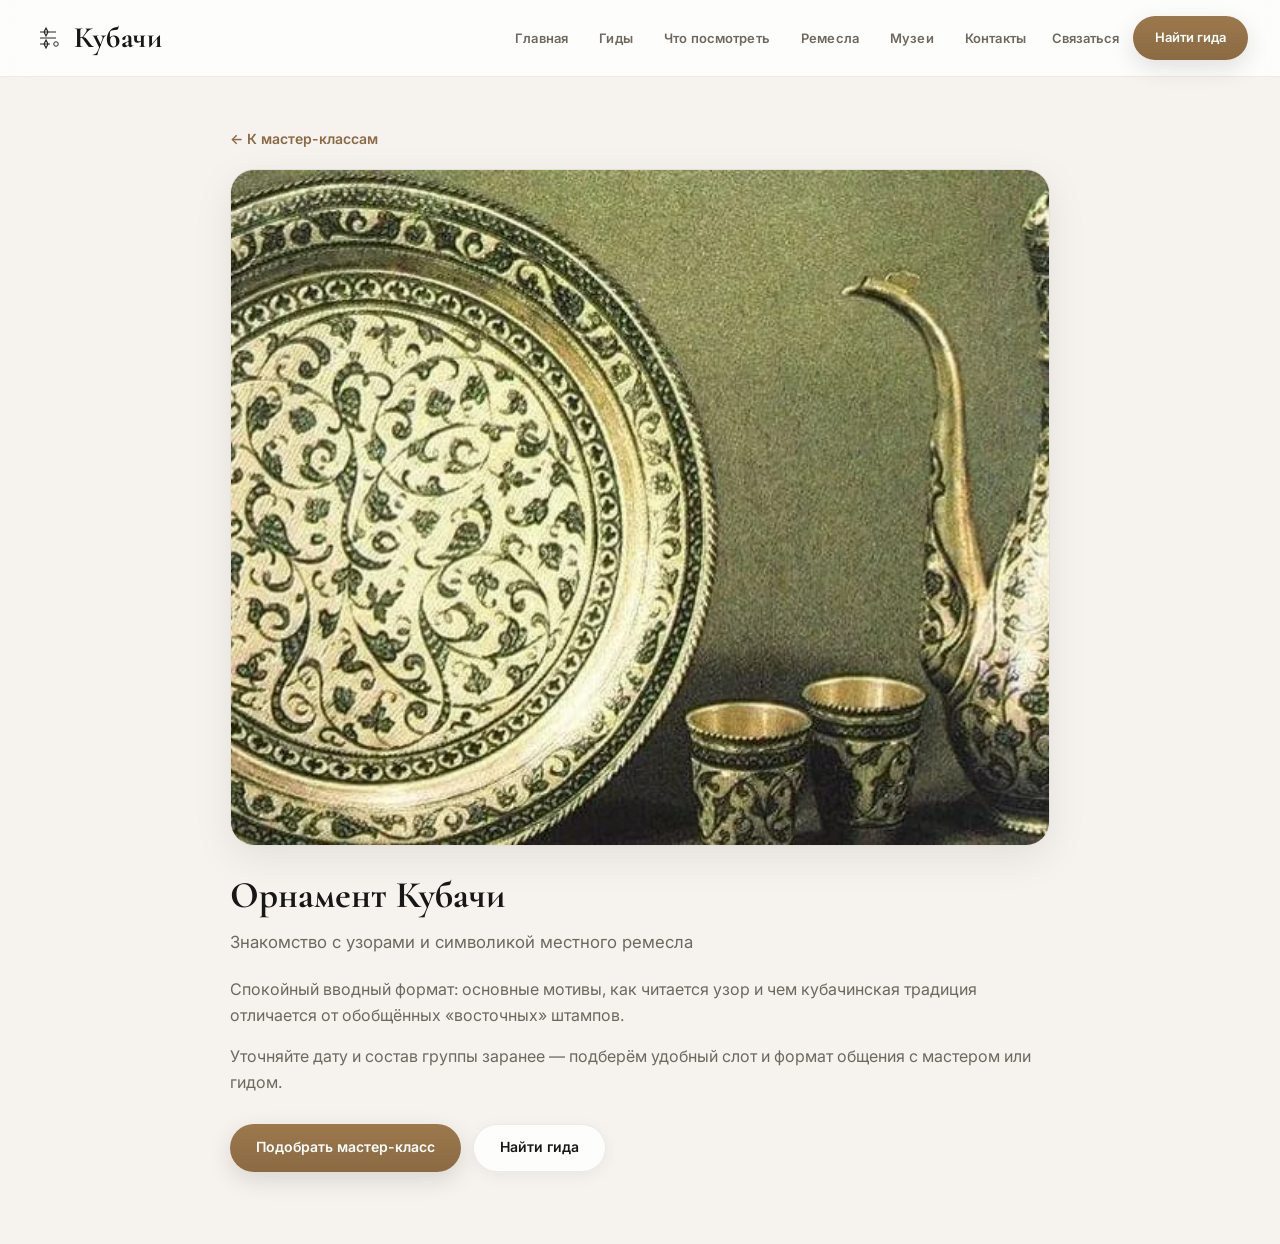
<file: mc-ornament.html>
<!doctype html>
<html lang="ru">
  <head>
    <meta charset="utf-8" />
    <meta name="viewport" content="width=device-width, initial-scale=1" />
    <title>Орнамент Кубачи — мастер-классы</title>
    <meta
      name="description"
      content="Знакомство с узорами и символикой кубачинского ремесла: мастер-класс в Кубачи."
    />
    <meta name="robots" content="index,follow" />
    <meta name="theme-color" content="#141210" />
    <link rel="preconnect" href="https://fonts.googleapis.com" />
    <link rel="preconnect" href="https://fonts.gstatic.com" crossorigin />
    <link
      href="https://fonts.googleapis.com/css2?family=Cormorant+Garamond:ital,wght@0,600;0,700;1,600&family=Inter:wght@400;500;600;700&display=swap"
      rel="stylesheet"
    />
    <link rel="stylesheet" href="styles.css" />
  </head>
  <body class="page-mc-detail">
    <header class="topbar" id="siteHeader">
      <div class="container topbar-shell">
        <a href="index.html" class="logo logo-wordmark" aria-label="Кубачи — на главную">
          <svg class="logo-ornament" width="32" height="32" viewBox="0 0 32 32" aria-hidden="true" focusable="false">
            <path
              fill="none"
              stroke="currentColor"
              stroke-width="1.2"
              d="M8 10h16M8 16h16M8 22h10M14 6l2 4-2 4-2-4 2-4zm0 12l2 4-2 4-2-4 2-4z"
            />
            <circle cx="24" cy="22" r="2.25" fill="none" stroke="currentColor" stroke-width="1" />
          </svg>
          <span class="logo-wordmark-text">Кубачи</span>
        </a>
        <nav class="nav nav-desktop" aria-label="Основное меню">
          <a href="index.html#hero" class="nav-link">Главная</a>
          <a href="index.html#guides" class="nav-link">Гиды</a>
          <a href="index.html#what-see" class="nav-link">Что посмотреть</a>
          <a href="index.html#masters" class="nav-link">Ремесла</a>
          <a href="index.html#museums-map" class="nav-link">Музеи</a>
          <a href="index.html#contacts" class="nav-link">Контакты</a>
        </nav>
        <div class="topbar-actions">
          <a href="index.html#contacts" class="topbar-quiet-link">Связаться</a>
          <a href="index.html#guides" class="btn btn-primary btn-header-cta">Найти гида</a>
          <button
            type="button"
            class="nav-burger"
            id="navBurger"
            aria-label="Открыть меню"
            aria-expanded="false"
            aria-controls="mobileNavPanel"
          >
            <span class="nav-burger-bar" aria-hidden="true"></span>
            <span class="nav-burger-bar" aria-hidden="true"></span>
            <span class="nav-burger-bar" aria-hidden="true"></span>
          </button>
        </div>
      </div>
      <div class="mobile-nav" id="mobileNavPanel" aria-hidden="true">
        <nav class="mobile-nav-inner" aria-label="Мобильное меню">
          <a href="index.html#hero" class="nav-link nav-link--mobile">Главная</a>
          <a href="index.html#guides" class="nav-link nav-link--mobile">Гиды</a>
          <a href="index.html#what-see" class="nav-link nav-link--mobile">Что посмотреть</a>
          <a href="index.html#masters" class="nav-link nav-link--mobile">Ремесла</a>
          <a href="index.html#museums-map" class="nav-link nav-link--mobile">Музеи</a>
          <a href="index.html#contacts" class="nav-link nav-link--mobile">Контакты</a>
          <a href="index.html#guides" class="btn btn-primary btn-mobile-cta">Найти гида</a>
        </nav>
      </div>
    </header>

    <main class="main main--subpage">
      <div class="container mc-detail-wrap">
        <a class="mc-detail-back" href="index.html#masters-heading">← К мастер-классам</a>
        <figure class="mc-detail-cover">
          <img
            src="assets/kubachi-attr-04-silver.png"
            alt="Орнамент на изделиях"
            width="1200"
            height="675"
          />
        </figure>
        <h1 class="mc-detail-h1">Орнамент Кубачи</h1>
        <p class="mc-detail-lead">Знакомство с узорами и символикой местного ремесла</p>
        <p class="mc-detail-p">
          Спокойный вводный формат: основные мотивы, как читается узор и чем кубачинская традиция отличается от
          обобщённых «восточных» штампов.
        </p>
        <p class="mc-detail-p">
          Уточняйте дату и состав группы заранее — подберём удобный слот и формат общения с мастером или гидом.
        </p>
        <div class="mc-detail-actions">
          <a class="btn btn-primary" href="index.html#contacts">Подобрать мастер-класс</a>
          <a class="btn btn-secondary" href="index.html#guides">Найти гида</a>
        </div>
      </div>
    </main>
    <script src="js/subpage-nav.js"></script>
  </body>
</html>
</file>
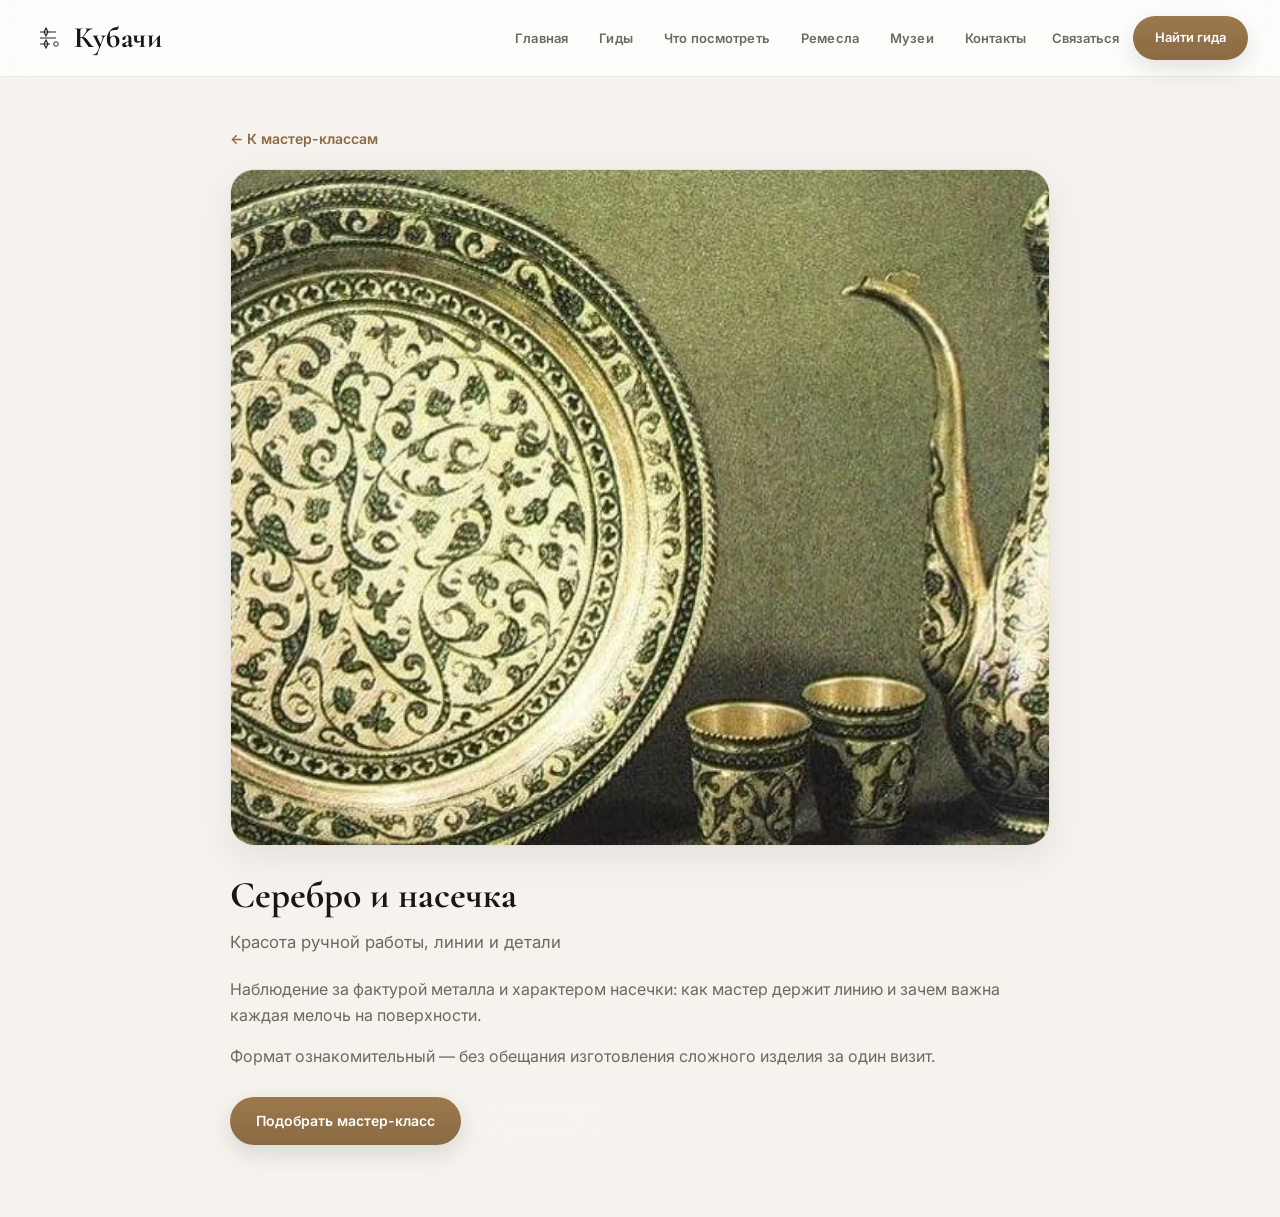
<file: mc-silver.html>
<!doctype html>
<html lang="ru">
  <head>
    <meta charset="utf-8" />
    <meta name="viewport" content="width=device-width, initial-scale=1" />
    <title>Серебро и насечка — мастер-классы в Кубачи</title>
    <meta name="description" content="Красота ручной работы: линии, детали и насечка кубачинского серебра." />
    <meta name="robots" content="index,follow" />
    <meta name="theme-color" content="#141210" />
    <link rel="preconnect" href="https://fonts.googleapis.com" />
    <link rel="preconnect" href="https://fonts.gstatic.com" crossorigin />
    <link
      href="https://fonts.googleapis.com/css2?family=Cormorant+Garamond:ital,wght@0,600;0,700;1,600&family=Inter:wght@400;500;600;700&display=swap"
      rel="stylesheet"
    />
    <link rel="stylesheet" href="styles.css" />
  </head>
  <body class="page-mc-detail">
    <header class="topbar" id="siteHeader">
      <div class="container topbar-shell">
        <a href="index.html" class="logo logo-wordmark" aria-label="Кубачи — на главную">
          <svg class="logo-ornament" width="32" height="32" viewBox="0 0 32 32" aria-hidden="true" focusable="false">
            <path
              fill="none"
              stroke="currentColor"
              stroke-width="1.2"
              d="M8 10h16M8 16h16M8 22h10M14 6l2 4-2 4-2-4 2-4zm0 12l2 4-2 4-2-4 2-4z"
            />
            <circle cx="24" cy="22" r="2.25" fill="none" stroke="currentColor" stroke-width="1" />
          </svg>
          <span class="logo-wordmark-text">Кубачи</span>
        </a>
        <nav class="nav nav-desktop" aria-label="Основное меню">
          <a href="index.html#hero" class="nav-link">Главная</a>
          <a href="index.html#guides" class="nav-link">Гиды</a>
          <a href="index.html#what-see" class="nav-link">Что посмотреть</a>
          <a href="index.html#masters" class="nav-link">Ремесла</a>
          <a href="index.html#museums-map" class="nav-link">Музеи</a>
          <a href="index.html#contacts" class="nav-link">Контакты</a>
        </nav>
        <div class="topbar-actions">
          <a href="index.html#contacts" class="topbar-quiet-link">Связаться</a>
          <a href="index.html#guides" class="btn btn-primary btn-header-cta">Найти гида</a>
          <button type="button" class="nav-burger" id="navBurger" aria-label="Открыть меню" aria-expanded="false" aria-controls="mobileNavPanel">
            <span class="nav-burger-bar" aria-hidden="true"></span>
            <span class="nav-burger-bar" aria-hidden="true"></span>
            <span class="nav-burger-bar" aria-hidden="true"></span>
          </button>
        </div>
      </div>
      <div class="mobile-nav" id="mobileNavPanel" aria-hidden="true">
        <nav class="mobile-nav-inner" aria-label="Мобильное меню">
          <a href="index.html#hero" class="nav-link nav-link--mobile">Главная</a>
          <a href="index.html#guides" class="nav-link nav-link--mobile">Гиды</a>
          <a href="index.html#what-see" class="nav-link nav-link--mobile">Что посмотреть</a>
          <a href="index.html#masters" class="nav-link nav-link--mobile">Ремесла</a>
          <a href="index.html#museums-map" class="nav-link nav-link--mobile">Музеи</a>
          <a href="index.html#contacts" class="nav-link nav-link--mobile">Контакты</a>
          <a href="index.html#guides" class="btn btn-primary btn-mobile-cta">Найти гида</a>
        </nav>
      </div>
    </header>
    <main class="main main--subpage">
      <div class="container mc-detail-wrap">
        <a class="mc-detail-back" href="index.html#masters-heading">← К мастер-классам</a>
        <figure class="mc-detail-cover">
          <img
            src="assets/kubachi-attr-04-silver.png"
            alt="Серебряные изделия"
            width="1200"
            height="675"
          />
        </figure>
        <h1 class="mc-detail-h1">Серебро и насечка</h1>
        <p class="mc-detail-lead">Красота ручной работы, линии и детали</p>
        <p class="mc-detail-p">
          Наблюдение за фактурой металла и характером насечки: как мастер держит линию и зачем важна каждая мелочь на
          поверхности.
        </p>
        <p class="mc-detail-p">Формат ознакомительный — без обещания изготовления сложного изделия за один визит.</p>
        <div class="mc-detail-actions">
          <a class="btn btn-primary" href="index.html#contacts">Подобрать мастер-класс</a>
          <a class="btn btn-secondary" href="index.html#guides">Найти гида</a>
        </div>
      </div>
    </main>
    <script src="js/subpage-nav.js"></script>
  </body>
</html>
</file>
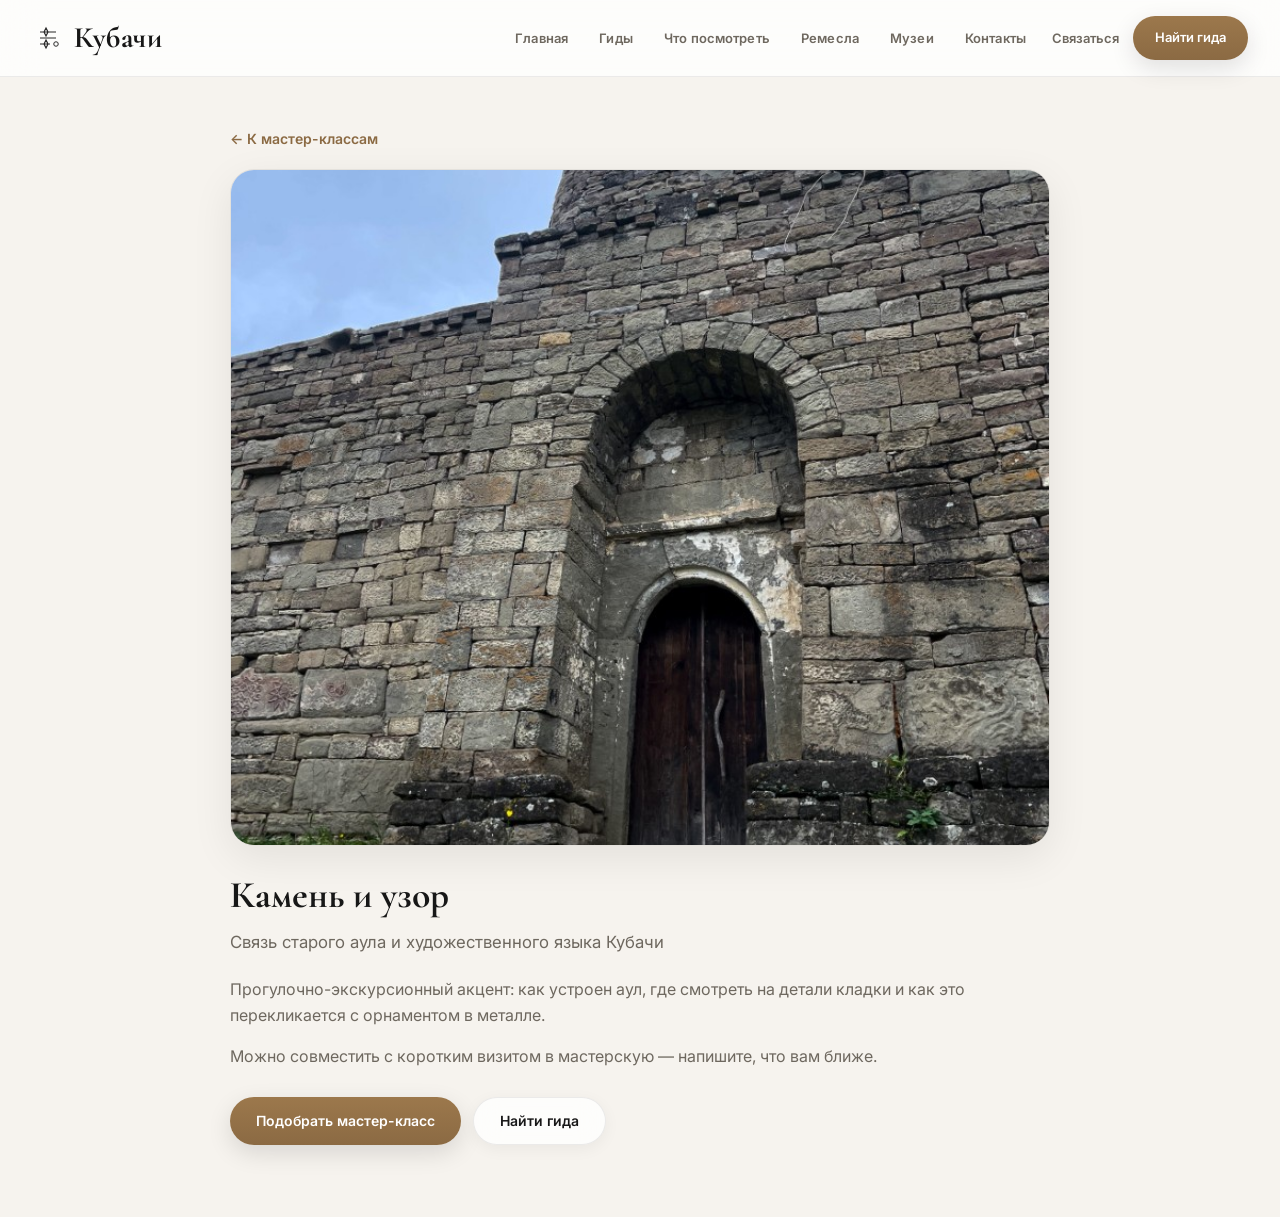
<file: mc-stone.html>
<!doctype html>
<html lang="ru">
  <head>
    <meta charset="utf-8" />
    <meta name="viewport" content="width=device-width, initial-scale=1" />
    <title>Камень и узор — Кубачи</title>
    <meta name="description" content="Связь каменной архитектуры аула и художественного языка кубачинского ремесла." />
    <meta name="robots" content="index,follow" />
    <meta name="theme-color" content="#141210" />
    <link rel="preconnect" href="https://fonts.googleapis.com" />
    <link rel="preconnect" href="https://fonts.gstatic.com" crossorigin />
    <link
      href="https://fonts.googleapis.com/css2?family=Cormorant+Garamond:ital,wght@0,600;0,700;1,600&family=Inter:wght@400;500;600;700&display=swap"
      rel="stylesheet"
    />
    <link rel="stylesheet" href="styles.css" />
  </head>
  <body class="page-mc-detail">
    <header class="topbar" id="siteHeader">
      <div class="container topbar-shell">
        <a href="index.html" class="logo logo-wordmark" aria-label="Кубачи — на главную">
          <svg class="logo-ornament" width="32" height="32" viewBox="0 0 32 32" aria-hidden="true" focusable="false">
            <path
              fill="none"
              stroke="currentColor"
              stroke-width="1.2"
              d="M8 10h16M8 16h16M8 22h10M14 6l2 4-2 4-2-4 2-4zm0 12l2 4-2 4-2-4 2-4z"
            />
            <circle cx="24" cy="22" r="2.25" fill="none" stroke="currentColor" stroke-width="1" />
          </svg>
          <span class="logo-wordmark-text">Кубачи</span>
        </a>
        <nav class="nav nav-desktop" aria-label="Основное меню">
          <a href="index.html#hero" class="nav-link">Главная</a>
          <a href="index.html#guides" class="nav-link">Гиды</a>
          <a href="index.html#what-see" class="nav-link">Что посмотреть</a>
          <a href="index.html#masters" class="nav-link">Ремесла</a>
          <a href="index.html#museums-map" class="nav-link">Музеи</a>
          <a href="index.html#contacts" class="nav-link">Контакты</a>
        </nav>
        <div class="topbar-actions">
          <a href="index.html#contacts" class="topbar-quiet-link">Связаться</a>
          <a href="index.html#guides" class="btn btn-primary btn-header-cta">Найти гида</a>
          <button type="button" class="nav-burger" id="navBurger" aria-label="Открыть меню" aria-expanded="false" aria-controls="mobileNavPanel">
            <span class="nav-burger-bar" aria-hidden="true"></span>
            <span class="nav-burger-bar" aria-hidden="true"></span>
            <span class="nav-burger-bar" aria-hidden="true"></span>
          </button>
        </div>
      </div>
      <div class="mobile-nav" id="mobileNavPanel" aria-hidden="true">
        <nav class="mobile-nav-inner" aria-label="Мобильное меню">
          <a href="index.html#hero" class="nav-link nav-link--mobile">Главная</a>
          <a href="index.html#guides" class="nav-link nav-link--mobile">Гиды</a>
          <a href="index.html#what-see" class="nav-link nav-link--mobile">Что посмотреть</a>
          <a href="index.html#masters" class="nav-link nav-link--mobile">Ремесла</a>
          <a href="index.html#museums-map" class="nav-link nav-link--mobile">Музеи</a>
          <a href="index.html#contacts" class="nav-link nav-link--mobile">Контакты</a>
          <a href="index.html#guides" class="btn btn-primary btn-mobile-cta">Найти гида</a>
        </nav>
      </div>
    </header>
    <main class="main main--subpage">
      <div class="container mc-detail-wrap">
        <a class="mc-detail-back" href="index.html#masters-heading">← К мастер-классам</a>
        <figure class="mc-detail-cover">
          <img
            src="assets/kubachi-attr-06-kala.png"
            alt="Каменная архитектура"
            width="1200"
            height="675"
          />
        </figure>
        <h1 class="mc-detail-h1">Камень и узор</h1>
        <p class="mc-detail-lead">Связь старого аула и художественного языка Кубачи</p>
        <p class="mc-detail-p">
          Прогулочно-экскурсионный акцент: как устроен аул, где смотреть на детали кладки и как это перекликается с
          орнаментом в металле.
        </p>
        <p class="mc-detail-p">Можно совместить с коротким визитом в мастерскую — напишите, что вам ближе.</p>
        <div class="mc-detail-actions">
          <a class="btn btn-primary" href="index.html#contacts">Подобрать мастер-класс</a>
          <a class="btn btn-secondary" href="index.html#guides">Найти гида</a>
        </div>
      </div>
    </main>
    <script src="js/subpage-nav.js"></script>
  </body>
</html>
</file>
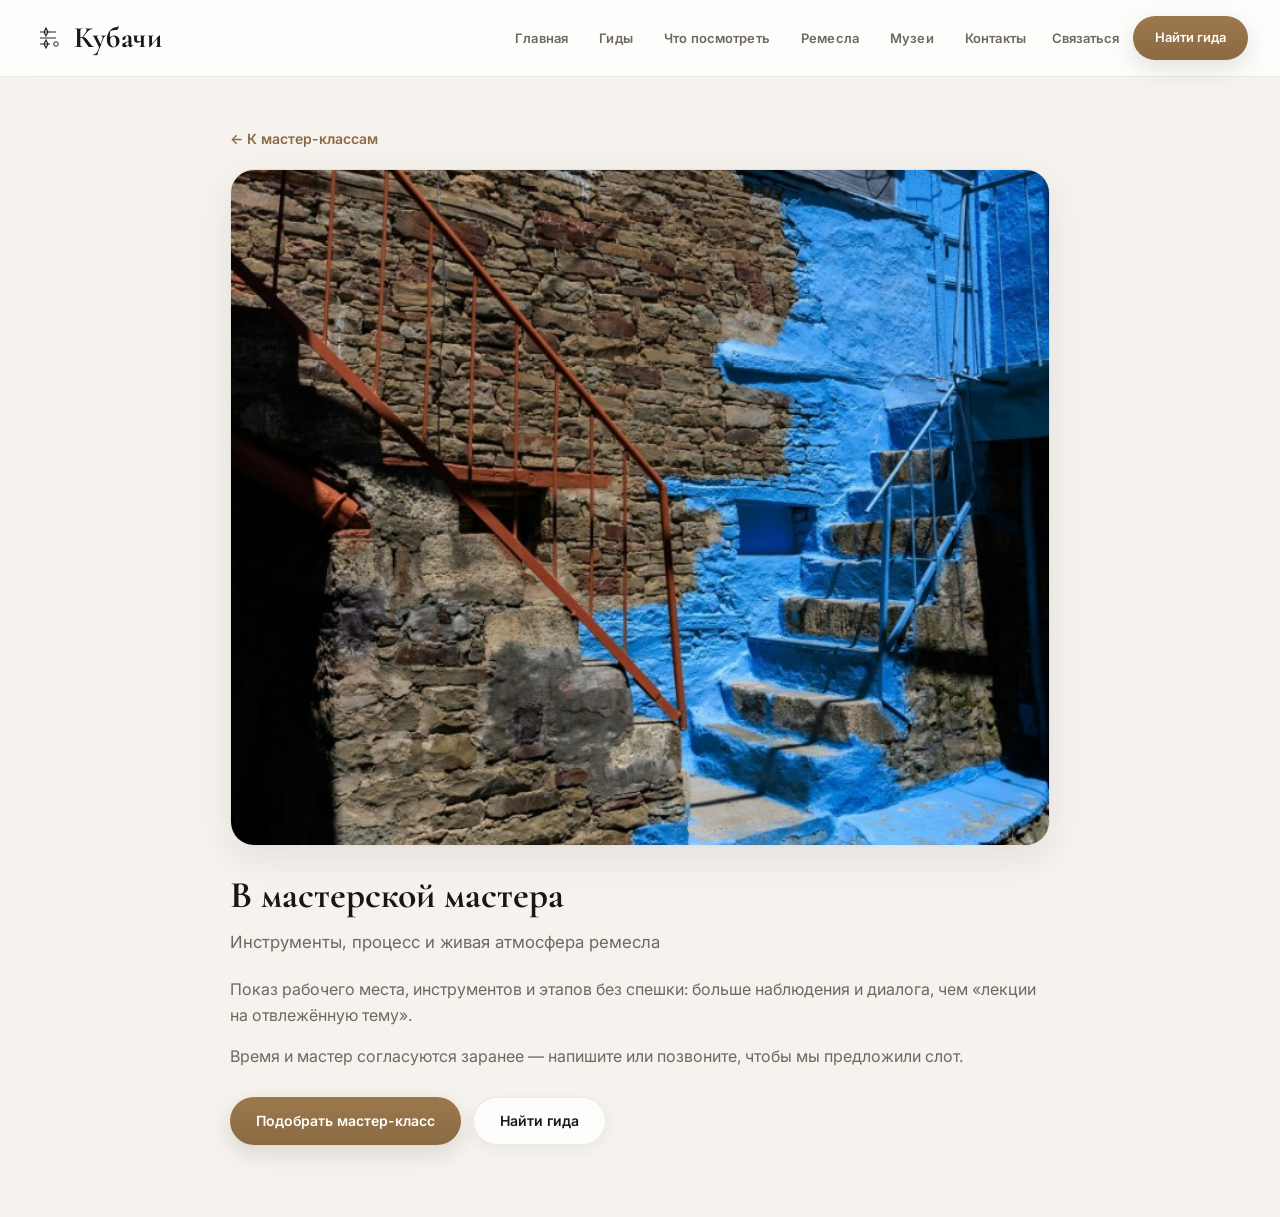
<file: mc-workshop.html>
<!doctype html>
<html lang="ru">
  <head>
    <meta charset="utf-8" />
    <meta name="viewport" content="width=device-width, initial-scale=1" />
    <title>В мастерской мастера — Кубачи</title>
    <meta name="description" content="Инструменты, процесс и атмосфера кубачинской мастерской." />
    <meta name="robots" content="index,follow" />
    <meta name="theme-color" content="#141210" />
    <link rel="preconnect" href="https://fonts.googleapis.com" />
    <link rel="preconnect" href="https://fonts.gstatic.com" crossorigin />
    <link
      href="https://fonts.googleapis.com/css2?family=Cormorant+Garamond:ital,wght@0,600;0,700;1,600&family=Inter:wght@400;500;600;700&display=swap"
      rel="stylesheet"
    />
    <link rel="stylesheet" href="styles.css" />
  </head>
  <body class="page-mc-detail">
    <header class="topbar" id="siteHeader">
      <div class="container topbar-shell">
        <a href="index.html" class="logo logo-wordmark" aria-label="Кубачи — на главную">
          <svg class="logo-ornament" width="32" height="32" viewBox="0 0 32 32" aria-hidden="true" focusable="false">
            <path
              fill="none"
              stroke="currentColor"
              stroke-width="1.2"
              d="M8 10h16M8 16h16M8 22h10M14 6l2 4-2 4-2-4 2-4zm0 12l2 4-2 4-2-4 2-4z"
            />
            <circle cx="24" cy="22" r="2.25" fill="none" stroke="currentColor" stroke-width="1" />
          </svg>
          <span class="logo-wordmark-text">Кубачи</span>
        </a>
        <nav class="nav nav-desktop" aria-label="Основное меню">
          <a href="index.html#hero" class="nav-link">Главная</a>
          <a href="index.html#guides" class="nav-link">Гиды</a>
          <a href="index.html#what-see" class="nav-link">Что посмотреть</a>
          <a href="index.html#masters" class="nav-link">Ремесла</a>
          <a href="index.html#museums-map" class="nav-link">Музеи</a>
          <a href="index.html#contacts" class="nav-link">Контакты</a>
        </nav>
        <div class="topbar-actions">
          <a href="index.html#contacts" class="topbar-quiet-link">Связаться</a>
          <a href="index.html#guides" class="btn btn-primary btn-header-cta">Найти гида</a>
          <button type="button" class="nav-burger" id="navBurger" aria-label="Открыть меню" aria-expanded="false" aria-controls="mobileNavPanel">
            <span class="nav-burger-bar" aria-hidden="true"></span>
            <span class="nav-burger-bar" aria-hidden="true"></span>
            <span class="nav-burger-bar" aria-hidden="true"></span>
          </button>
        </div>
      </div>
      <div class="mobile-nav" id="mobileNavPanel" aria-hidden="true">
        <nav class="mobile-nav-inner" aria-label="Мобильное меню">
          <a href="index.html#hero" class="nav-link nav-link--mobile">Главная</a>
          <a href="index.html#guides" class="nav-link nav-link--mobile">Гиды</a>
          <a href="index.html#what-see" class="nav-link nav-link--mobile">Что посмотреть</a>
          <a href="index.html#masters" class="nav-link nav-link--mobile">Ремесла</a>
          <a href="index.html#museums-map" class="nav-link nav-link--mobile">Музеи</a>
          <a href="index.html#contacts" class="nav-link nav-link--mobile">Контакты</a>
          <a href="index.html#guides" class="btn btn-primary btn-mobile-cta">Найти гида</a>
        </nav>
      </div>
    </header>
    <main class="main main--subpage">
      <div class="container mc-detail-wrap">
        <a class="mc-detail-back" href="index.html#masters-heading">← К мастер-классам</a>
        <figure class="mc-detail-cover">
          <img
            src="assets/kubachi-attr-03-street.png"
            alt="Мастер за работой"
            width="1200"
            height="675"
          />
        </figure>
        <h1 class="mc-detail-h1">В мастерской мастера</h1>
        <p class="mc-detail-lead">Инструменты, процесс и живая атмосфера ремесла</p>
        <p class="mc-detail-p">
          Показ рабочего места, инструментов и этапов без спешки: больше наблюдения и диалога, чем «лекции на
          отвлежённую тему».
        </p>
        <p class="mc-detail-p">Время и мастер согласуются заранее — напишите или позвоните, чтобы мы предложили слот.</p>
        <div class="mc-detail-actions">
          <a class="btn btn-primary" href="index.html#contacts">Подобрать мастер-класс</a>
          <a class="btn btn-secondary" href="index.html#guides">Найти гида</a>
        </div>
      </div>
    </main>
    <script src="js/subpage-nav.js"></script>
  </body>
</html>
</file>
<file: styles.css>
/* Generic base */
/* Плавная прокрутка по якорям (#главная, меню и т.д.) */
@media (prefers-reduced-motion: no-preference) {
  html {
    scroll-behavior: smooth;
  }
}

/* Якоря: отступ под фикс. шапку (в т.ч. при переходе с подстраниц /#what-see) */
html {
  scroll-padding-top: calc(var(--header-h) + 16px);
}

/* Точная цель для якорей — заголовки секций (достопримечательности, мастер-классы) */
#attractions-heading,
#masters-heading {
  scroll-margin-top: calc(var(--header-h) + 16px);
}

/* ——— Design tokens ——— */
:root {
  --color-bg: #f6f3ee;
  --color-surface: rgba(255, 255, 255, 0.78);
  --color-text: #171717;
  --color-muted: #6e685f;
  --color-accent-bronze: #8b6a43;
  --color-accent-bronze-hover: #9c784c;
  --color-accent-silver: #b8b1a6;
  --color-border: rgba(23, 23, 23, 0.08);
  --shadow-card: 0 12px 40px rgba(0, 0, 0, 0.08);
  --shadow-btn: 0 8px 24px rgba(0, 0, 0, 0.12);
  --font-serif: "Cormorant Garamond", "Times New Roman", Times, serif;
  --font-sans: "Inter", system-ui, -apple-system, "Segoe UI", Roboto, Arial, Helvetica, sans-serif;
  --radius-lg: 24px;
  --radius-md: 16px;
  --container-max: 1300px;
  --header-h: 76px;
}

body {
  margin: 0;
  font-family: var(--font-sans);
  background: var(--color-bg);
  color: var(--color-text);
  -webkit-font-smoothing: antialiased;
}

/* Мобильные: убираем горизонтальный «уезд» контента (тени, transform, ширина > viewport) */
@media (max-width: 960px) {
  html,
  body {
    overflow-x: hidden;
    max-width: 100%;
  }

  .main {
    overflow-x: clip;
    max-width: 100%;
  }

  /* Сетка и сайдбар не шире экрана — без смещения влево из-за min-content / flex */
  .guides-platform,
  .guides-platform__sidebar,
  .guides-picker-list {
    min-width: 0;
    max-width: 100%;
  }
}

.muted {
  color: var(--color-muted);
}

a {
  color: inherit;
  text-decoration: none;
}

a:hover {
  text-decoration: underline;
}

.sr-only {
  position: absolute;
  width: 1px;
  height: 1px;
  padding: 0;
  margin: -1px;
  overflow: hidden;
  clip: rect(0, 0, 0, 0);
  white-space: nowrap;
  border: 0;
}

.container {
  max-width: var(--container-max);
  margin: 0 auto;
  padding: 0 clamp(18px, 4vw, 32px);
}

@media (max-width: 960px) {
  .container {
    width: 100%;
    max-width: 100%;
    box-sizing: border-box;
  }
}

.main {
  padding-top: 0;
}

/* ——— Header ——— */
.topbar {
  position: fixed;
  top: 0;
  left: 0;
  right: 0;
  z-index: 100;
  background: transparent;
  border-bottom: 1px solid transparent;
  transition:
    background 0.4s ease,
    border-color 0.35s ease,
    box-shadow 0.35s ease,
    backdrop-filter 0.4s ease;
}

.topbar--scrolled {
  background: var(--color-surface);
  backdrop-filter: blur(18px);
  -webkit-backdrop-filter: blur(18px);
  border-bottom-color: var(--color-border);
  box-shadow: 0 1px 0 rgba(255, 255, 255, 0.65) inset;
}

.topbar-shell {
  display: flex;
  align-items: center;
  justify-content: space-between;
  gap: 20px;
  min-height: var(--header-h);
  padding-top: 10px;
  padding-bottom: 10px;
  box-sizing: border-box;
}

.logo-wordmark {
  display: inline-flex;
  align-items: center;
  gap: 10px;
  user-select: none;
  text-decoration: none;
  color: #fff;
  text-shadow: 0 1px 18px rgba(0, 0, 0, 0.35);
  transition: color 0.35s ease, text-shadow 0.35s ease;
}

.topbar--scrolled .logo-wordmark {
  color: var(--color-text);
  text-shadow: none;
}

.logo-wordmark:hover {
  text-decoration: none;
  opacity: 0.92;
}

.logo-ornament {
  flex-shrink: 0;
  opacity: 0.92;
}

.logo-wordmark-text {
  font-family: var(--font-serif);
  font-weight: 700;
  font-size: clamp(1.45rem, 3vw, 1.85rem);
  letter-spacing: 0.02em;
  line-height: 1;
}

.nav-desktop {
  display: flex;
  align-items: center;
  gap: clamp(6px, 1.5vw, 22px);
  flex-wrap: wrap;
  justify-content: flex-end;
  flex: 1;
}

.nav-desktop .nav-link {
  position: relative;
  font-size: 13px;
  font-weight: 600;
  letter-spacing: 0.01em;
  text-transform: none;
  color: rgba(255, 255, 255, 0.88);
  padding: 8px 6px;
  transition: color 0.25s ease, opacity 0.25s ease;
  text-decoration: none;
}

.topbar--scrolled .nav-desktop .nav-link {
  color: var(--color-muted);
}

.nav-desktop .nav-link:hover {
  color: #fff;
  text-decoration: none;
  opacity: 1;
}

.topbar--scrolled .nav-desktop .nav-link:hover {
  color: var(--color-text);
}

.nav-desktop .nav-link::after {
  content: "";
  position: absolute;
  left: 6px;
  right: 6px;
  bottom: 2px;
  height: 2px;
  border-radius: 2px;
  background: currentColor;
  transform: scaleX(0);
  transform-origin: center;
  transition: transform 0.28s ease;
  opacity: 0.55;
}

.nav-desktop .nav-link:hover::after {
  transform: scaleX(1);
}

.nav-desktop .nav-link--active {
  color: #fff;
  font-weight: 700;
}

.topbar--scrolled .nav-desktop .nav-link--active {
  color: var(--color-accent-bronze);
}

.nav-desktop .nav-link--active::after {
  transform: scaleX(1);
  opacity: 1;
  background: var(--color-accent-bronze);
}

.topbar:not(.topbar--scrolled) .nav-desktop .nav-link--active::after {
  background: #fff;
}

.topbar-actions {
  display: flex;
  align-items: center;
  gap: 14px;
  flex-shrink: 0;
}

.topbar-quiet-link {
  font-size: 13px;
  font-weight: 600;
  color: rgba(255, 255, 255, 0.78);
  text-decoration: none;
  transition: color 0.25s ease;
  display: none;
}

@media (min-width: 900px) {
  .topbar-quiet-link {
    display: inline;
  }
}

.topbar-quiet-link:hover {
  color: #fff;
  text-decoration: none;
}

.topbar--scrolled .topbar-quiet-link {
  color: var(--color-muted);
}

.topbar--scrolled .topbar-quiet-link:hover {
  color: var(--color-text);
}

.nav-burger {
  display: none;
  flex-direction: column;
  justify-content: center;
  gap: 5px;
  width: 44px;
  height: 44px;
  padding: 0;
  border: none;
  border-radius: var(--radius-md);
  background: rgba(255, 255, 255, 0.12);
  cursor: pointer;
  transition: background 0.25s ease, transform 0.2s ease;
}

.topbar--scrolled .nav-burger {
  background: rgba(23, 23, 23, 0.06);
}

.nav-burger:hover {
  background: rgba(255, 255, 255, 0.2);
}

.topbar--scrolled .nav-burger:hover {
  background: rgba(23, 23, 23, 0.1);
}

.nav-burger-bar {
  display: block;
  width: 20px;
  height: 2px;
  margin: 0 auto;
  background: #fff;
  border-radius: 2px;
  transition: transform 0.3s ease, opacity 0.3s ease;
}

.topbar--scrolled .nav-burger-bar {
  background: var(--color-text);
}

@media (max-width: 899px) {
  .nav-desktop {
    display: none;
  }

  .nav-burger {
    display: inline-flex;
  }

  .btn-header-cta {
    display: none;
  }
}

body.nav-open .nav-burger-bar:nth-child(1) {
  transform: translateY(7px) rotate(45deg);
}

body.nav-open .nav-burger-bar:nth-child(2) {
  opacity: 0;
}

body.nav-open .nav-burger-bar:nth-child(3) {
  transform: translateY(-7px) rotate(-45deg);
}

.mobile-nav {
  display: none;
  position: fixed;
  left: 0;
  right: 0;
  top: var(--header-h);
  bottom: 0;
  background: rgba(246, 243, 238, 0.97);
  backdrop-filter: blur(16px);
  -webkit-backdrop-filter: blur(16px);
  padding: 20px clamp(18px, 4vw, 32px) 32px;
  z-index: 99;
  overflow-y: auto;
  animation: mobileNavIn 0.35s ease both;
}

.mobile-nav--open {
  display: block;
}

@keyframes mobileNavIn {
  from {
    opacity: 0;
    transform: translateY(-8px);
  }
  to {
    opacity: 1;
    transform: translateY(0);
  }
}

.mobile-nav-inner {
  display: flex;
  flex-direction: column;
  gap: 4px;
  max-width: var(--container-max);
  margin: 0 auto;
}

.nav-link--mobile {
  display: block;
  padding: 14px 12px;
  font-size: 16px;
  font-weight: 600;
  color: var(--color-text);
  border-radius: var(--radius-md);
  transition: background 0.2s ease;
  text-decoration: none;
}

.nav-link--mobile:hover {
  background: rgba(23, 23, 23, 0.05);
  text-decoration: none;
}

.nav-link--mobile.nav-link--active {
  color: var(--color-accent-bronze);
  background: rgba(139, 106, 67, 0.08);
}

.btn-mobile-cta {
  margin-top: 16px;
  width: 100%;
  justify-content: center;
}

/* ——— Buttons (global) ——— */
.btn {
  display: inline-flex;
  align-items: center;
  justify-content: center;
  min-height: 48px;
  padding: 0 26px;
  border-radius: 999px;
  font-family: var(--font-sans);
  font-weight: 600;
  font-size: 14px;
  line-height: 1.2;
  border: none;
  cursor: pointer;
  text-decoration: none;
  box-sizing: border-box;
  transition:
    transform 0.22s ease,
    box-shadow 0.22s ease,
    background 0.22s ease,
    border-color 0.22s ease,
    color 0.22s ease;
}

.btn:hover {
  text-decoration: none;
}

.btn-primary {
  background: linear-gradient(180deg, var(--color-accent-bronze-hover) 0%, var(--color-accent-bronze) 100%);
  color: #fff;
  box-shadow: var(--shadow-btn);
}

.btn-primary:hover {
  transform: translateY(-2px);
  box-shadow: 0 12px 32px rgba(139, 106, 67, 0.35);
}

.btn-primary:active {
  transform: translateY(0);
}

.btn-secondary {
  background: rgba(255, 255, 255, 0.14);
  color: #fff;
  border: 1px solid rgba(255, 255, 255, 0.42);
  backdrop-filter: blur(12px);
  -webkit-backdrop-filter: blur(12px);
  box-shadow: 0 4px 20px rgba(0, 0, 0, 0.12);
}

.btn-secondary:hover {
  background: rgba(255, 255, 255, 0.26);
  border-color: rgba(255, 255, 255, 0.55);
  transform: translateY(-2px);
}

/* Светлый secondary: секции, карточка гида справа, подстраницы mc и attr */
.section .btn-secondary,
.guides-platform__detail .guide-detail-card__actions .btn-secondary,
.guide-detail-card__actions .btn-secondary,
.mc-detail-actions .btn-secondary {
  background: var(--color-surface);
  color: var(--color-text);
  border: 1px solid var(--color-border);
  backdrop-filter: blur(14px);
  -webkit-backdrop-filter: blur(14px);
  box-shadow: 0 4px 16px rgba(0, 0, 0, 0.05);
}

.section .btn-secondary:hover,
.guides-platform__detail .guide-detail-card__actions .btn-secondary:hover,
.guide-detail-card__actions .btn-secondary:hover,
.mc-detail-actions .btn-secondary:hover {
  background: #fff;
  border-color: rgba(23, 23, 23, 0.12);
}

.btn-header-cta {
  min-height: 44px;
  padding: 0 22px;
  font-size: 13px;
  box-shadow: 0 6px 20px rgba(0, 0, 0, 0.2);
}

.topbar:not(.topbar--scrolled) .btn-header-cta {
  background: rgba(255, 255, 255, 0.14);
  border: 1px solid rgba(255, 255, 255, 0.35);
  color: #fff;
  backdrop-filter: blur(10px);
}

.topbar:not(.topbar--scrolled) .btn-header-cta:hover {
  background: rgba(255, 255, 255, 0.24);
  border-color: rgba(255, 255, 255, 0.5);
}

.topbar--scrolled .btn-header-cta {
  background: linear-gradient(180deg, var(--color-accent-bronze-hover) 0%, var(--color-accent-bronze) 100%);
  color: #fff;
  border: none;
}

@media (prefers-reduced-motion: reduce) {
  .btn-primary:hover,
  .btn-secondary:hover {
    transform: none;
  }

  .mobile-nav {
    animation: none;
  }
}

/* Якорь навигации «Главная» — сразу под hero, с отступом под фикс. шапку */
.anchor-below-hero {
  scroll-margin-top: calc(var(--header-h) + 12px);
  height: 1px;
  margin: 0;
  padding: 0;
  overflow: hidden;
  pointer-events: none;
  visibility: hidden;
}

/* Hero */
.hero {
  position: relative;
  overflow: hidden;
  /* Прямые углы — фон героя без скруглений, до краёв окна */
  border-radius: 0;
  margin: 0;
  background: #141210;
  min-height: min(78vh, 720px);
  display: flex;
  align-items: stretch;
  scroll-margin-top: calc(var(--header-h) + 10px);
}

.hero-bg {
  position: absolute;
  inset: 0;
  background-image:
    linear-gradient(105deg, rgba(10, 9, 8, 0.75) 0%, rgba(10, 9, 8, 0.35) 42%, rgba(10, 9, 8, 0.2) 100%),
    linear-gradient(0deg, rgba(10, 9, 8, 0.55) 0%, rgba(10, 9, 8, 0.05) 48%, rgba(10, 9, 8, 0.45) 100%),
    radial-gradient(ellipse 90% 70% at 70% 40%, rgba(0, 0, 0, 0.15) 0%, rgba(0, 0, 0, 0.55) 100%),
    url("assets/kubachi-attr-05-village.png");
  background-size: cover;
  background-position: center;
  filter: saturate(1.05) contrast(1.04);
  transform: scale(1.02);
}

.hero-inner {
  position: relative;
  display: flex;
  align-items: center;
  justify-content: flex-start;
  padding: calc(var(--header-h) + clamp(28px, 5vw, 52px)) 0 clamp(48px, 8vw, 88px);
  width: 100%;
  min-height: min(78vh, 720px);
}

.hero-content {
  max-width: 38rem;
  margin: 0;
  padding-right: 12px;
  color: #fff;
  text-align: left;
}

.hero-kicker {
  font-size: 11px;
  font-weight: 700;
  letter-spacing: 0.2em;
  text-transform: uppercase;
  color: rgba(255, 255, 255, 0.72);
  margin: 0 0 16px;
}

.hero-title {
  margin: 0 0 18px;
  font-family: var(--font-serif);
  font-weight: 700;
  font-size: clamp(2rem, 5.2vw, 3.75rem);
  line-height: 1.08;
  letter-spacing: -0.02em;
  text-shadow: 0 2px 40px rgba(0, 0, 0, 0.35);
}

.hero-sub {
  margin: 0 0 28px;
  max-width: 32rem;
  font-size: clamp(0.95rem, 1.35vw, 1.08rem);
  line-height: 1.65;
  color: rgba(255, 255, 255, 0.82);
  font-weight: 400;
}

.hero-actions {
  display: flex;
  gap: 14px;
  flex-wrap: wrap;
  align-items: center;
  margin-bottom: 28px;
}

.hero-chips {
  list-style: none;
  margin: 0 0 22px;
  padding: 0;
  display: flex;
  flex-wrap: wrap;
  gap: 8px;
}

.hero-chip {
  font-size: 12px;
  font-weight: 600;
  padding: 7px 14px;
  border-radius: 999px;
  background: rgba(255, 255, 255, 0.1);
  border: 1px solid rgba(255, 255, 255, 0.18);
  color: rgba(255, 255, 255, 0.88);
  backdrop-filter: blur(8px);
}

.hero-trust {
  list-style: none;
  margin: 0;
  padding: 16px 0 0;
  border-top: 1px solid rgba(255, 255, 255, 0.14);
  display: flex;
  flex-wrap: wrap;
  gap: clamp(12px, 3vw, 28px);
  font-size: 13px;
  font-weight: 500;
  color: rgba(255, 255, 255, 0.72);
}

.hero-trust__num {
  font-weight: 700;
  color: #fff;
  margin-right: 4px;
}

@media (max-width: 640px) {
  .hero-inner {
    justify-content: center;
    text-align: center;
  }

  .hero-content {
    text-align: center;
    margin: 0 auto;
    padding-right: 0;
  }

  .hero-actions {
    justify-content: center;
    flex-direction: column;
    width: 100%;
  }

  .hero-actions .btn {
    width: 100%;
    max-width: 320px;
  }

  .hero-chips {
    justify-content: center;
  }

  .hero-trust {
    justify-content: center;
    text-align: center;
  }
}

/* Sections */
.section {
  margin: clamp(28px, 4vw, 40px) 0;
  scroll-margin-top: calc(var(--header-h) + 12px);
}

/* После удаления фоновых полос между блоками — чуть больше воздуха, чтобы ритм страницы не «схлопнулся» */
#what-see.section-attractions {
  margin-top: clamp(40px, 6vw, 56px);
}

#masters.section-attractions {
  margin-top: clamp(40px, 6vw, 56px);
}

.section-alt {
  background: rgba(255, 255, 255, 0.65);
  border-radius: var(--radius-lg);
  padding: clamp(24px, 3vw, 32px) 0;
  border: 1px solid var(--color-border);
}

/* ——— Главная: лёгкие смысловые блоки (без тяжёлого лендинга) ——— */
.home-section {
  margin: clamp(26px, 3.8vw, 38px) 0;
}

.home-section--first {
  margin-top: clamp(20px, 3.2vw, 32px);
}

.home-section-head {
  max-width: 42rem;
  margin: 0 auto clamp(22px, 3.2vw, 28px);
  text-align: center;
  padding: 0 clamp(4px, 2vw, 12px);
}

.home-section-head--faq {
  margin-bottom: clamp(18px, 2.5vw, 24px);
}

.home-section-title {
  margin: 0 0 12px;
  font-family: var(--font-serif);
  font-size: clamp(1.65rem, 3vw, 2.1rem);
  font-weight: 700;
  letter-spacing: -0.02em;
  color: var(--color-text);
  line-height: 1.15;
}

.home-section-lead {
  margin: 0;
  font-size: 0.98rem;
  line-height: 1.62;
  color: var(--color-muted);
  text-align: left;
}

.home-section-lead--short {
  text-align: center;
  max-width: 36rem;
  margin-left: auto;
  margin-right: auto;
}

.home-section-foot {
  margin: clamp(18px, 2.5vw, 24px) 0 0;
  max-width: 40rem;
  margin-left: auto;
  margin-right: auto;
  font-size: 0.95rem;
  line-height: 1.6;
  color: var(--color-muted);
  text-align: center;
  padding: 0 clamp(4px, 2vw, 12px);
}

.home-card {
  margin: 0;
  padding: clamp(14px, 2vw, 18px) clamp(16px, 2.2vw, 20px);
  background: rgba(255, 255, 255, 0.88);
  border: 1px solid var(--color-border);
  border-radius: var(--radius-md);
  box-shadow: 0 4px 18px rgba(0, 0, 0, 0.035);
}

.home-card-title {
  margin: 0 0 8px;
  font-size: 1rem;
  font-weight: 700;
  letter-spacing: -0.01em;
  color: var(--color-text);
  line-height: 1.3;
}

.home-card-text {
  margin: 0;
  font-size: 0.9rem;
  line-height: 1.55;
  color: var(--color-muted);
}

.home-why-grid {
  display: grid;
  grid-template-columns: repeat(2, minmax(0, 1fr));
  gap: 12px 14px;
  max-width: 900px;
  margin: 0 auto;
}

.home-routes-grid {
  display: grid;
  grid-template-columns: repeat(3, minmax(0, 1fr));
  gap: 14px;
  max-width: 1100px;
  margin: 0 auto;
}

.home-route-meta {
  margin: 0 0 10px;
  font-size: 12px;
  font-weight: 700;
  letter-spacing: 0.06em;
  text-transform: uppercase;
  color: var(--color-accent-bronze);
}

.home-section--soft .container {
  max-width: calc(var(--container-max) + 8px);
  background: rgba(255, 255, 255, 0.55);
  border: 1px solid var(--color-border);
  border-radius: var(--radius-lg);
  padding: clamp(20px, 3vw, 28px) clamp(16px, 3.5vw, 28px);
  box-shadow: 0 6px 26px rgba(0, 0, 0, 0.04);
}

.home-steps {
  list-style: none;
  margin: 0 auto;
  padding: 0;
  max-width: 52rem;
  display: grid;
  gap: 10px 14px;
  grid-template-columns: repeat(2, minmax(0, 1fr));
}

.home-step {
  display: flex;
  gap: 12px;
  align-items: flex-start;
  padding: 12px 14px;
  border-radius: var(--radius-md);
  border: 1px solid rgba(23, 23, 23, 0.07);
  background: rgba(255, 255, 255, 0.65);
}

.home-step-num {
  flex: 0 0 28px;
  height: 28px;
  display: inline-flex;
  align-items: center;
  justify-content: center;
  border-radius: 999px;
  font-size: 13px;
  font-weight: 800;
  color: #fff;
  background: linear-gradient(180deg, var(--color-accent-bronze-hover) 0%, var(--color-accent-bronze) 100%);
}

.home-step-text {
  font-size: 0.9rem;
  line-height: 1.5;
  color: var(--color-muted);
}

.home-audience {
  list-style: none;
  margin: 0 auto;
  padding: 0;
  max-width: 44rem;
  display: grid;
  grid-template-columns: repeat(2, minmax(0, 1fr));
  gap: 10px 20px;
}

.home-audience li {
  position: relative;
  padding-left: 22px;
  font-size: 0.92rem;
  line-height: 1.5;
  color: var(--color-muted);
}

.home-audience li::before {
  content: "";
  position: absolute;
  left: 0;
  top: 0.45em;
  width: 8px;
  height: 8px;
  border-radius: 50%;
  background: var(--color-accent-bronze);
  opacity: 0.75;
}

.home-section--faq .home-faq-list {
  max-width: 40rem;
  margin: 0 auto;
}

.home-faq-item {
  border-bottom: 1px solid rgba(23, 23, 23, 0.08);
  padding: 4px 0;
}

.home-faq-item:last-child {
  border-bottom: none;
}

.home-faq-q {
  cursor: pointer;
  list-style: none;
  font-size: 0.95rem;
  font-weight: 600;
  color: var(--color-text);
  padding: 12px 8px 12px 4px;
  line-height: 1.35;
  display: flex;
  align-items: flex-start;
  justify-content: space-between;
  gap: 12px;
}

.home-faq-q::-webkit-details-marker {
  display: none;
}

.home-faq-q::after {
  content: "";
  flex: 0 0 8px;
  width: 8px;
  height: 8px;
  margin-top: 0.35em;
  margin-right: 2px;
  border-right: 2px solid var(--color-accent-bronze);
  border-bottom: 2px solid var(--color-accent-bronze);
  transform: rotate(45deg);
  transition: transform 0.2s ease;
  opacity: 0.65;
}

.home-faq-item[open] .home-faq-q::after {
  transform: rotate(225deg);
  margin-top: 0.5em;
}

.home-faq-item .home-faq-q:focus {
  outline: none;
}

.home-faq-item .home-faq-q:focus-visible {
  outline: 2px solid rgba(139, 106, 67, 0.45);
  outline-offset: 3px;
  border-radius: 8px;
}

.home-faq-a {
  margin: 0 4px 14px;
  padding-top: 2px;
  font-size: 0.9rem;
  line-height: 1.55;
  color: var(--color-muted);
}

@media (max-width: 720px) {
  .home-why-grid,
  .home-routes-grid,
  .home-steps,
  .home-audience {
    grid-template-columns: 1fr;
  }

  .home-section-lead {
    text-align: center;
  }

  .home-step {
    padding: 12px;
  }
}

@media (prefers-reduced-motion: reduce) {
  .home-faq-q::after {
    transition: none;
  }
}

/* ——— Музеи на карте (Яндекс) ——— */
.section-museums-map {
  margin: clamp(32px, 5vw, 48px) 0;
}

.museums-map-eyebrow {
  margin-bottom: 10px;
}

.museums-map-head {
  max-width: 46rem;
  margin-bottom: clamp(24px, 4vw, 32px);
}

.museums-map-title {
  margin: 0 0 12px;
  font-family: var(--font-serif);
  font-size: clamp(1.75rem, 3.2vw, 2.25rem);
  font-weight: 700;
  letter-spacing: -0.02em;
  color: var(--color-text);
  line-height: 1.15;
}

.museums-map-sub {
  margin: 0;
  font-size: 1.02rem;
  line-height: 1.6;
  color: var(--color-muted);
}

.museums-map-layout {
  display: grid;
  grid-template-columns: minmax(0, 1fr) minmax(0, 1.12fr);
  gap: clamp(20px, 3vw, 28px);
  align-items: start;
}

.museums-map-list {
  list-style: none;
  margin: 0;
  padding: 0;
  display: flex;
  flex-direction: column;
  gap: 14px;
}

.museums-map-list-item {
  margin: 0;
}

.museums-map-card {
  margin: 0;
  padding: clamp(16px, 2vw, 20px) clamp(18px, 2.2vw, 22px);
  text-align: left;
  background: rgba(255, 255, 255, 0.92);
  border: 1px solid var(--color-border);
  border-radius: var(--radius-md);
  box-shadow: 0 4px 20px rgba(0, 0, 0, 0.04);
  cursor: pointer;
  transition:
    border-color 0.25s ease,
    box-shadow 0.25s ease,
    transform 0.25s ease,
    background 0.25s ease;
}

.museums-map-card:hover {
  border-color: rgba(139, 106, 67, 0.28);
  box-shadow: 0 10px 32px rgba(0, 0, 0, 0.07);
  transform: translateY(-1px);
}

.museums-map-card:focus {
  outline: none;
}

.museums-map-card:focus-visible {
  box-shadow:
    0 0 0 2px #f6f3ee,
    0 0 0 4px rgba(139, 106, 67, 0.45),
    0 10px 32px rgba(0, 0, 0, 0.07);
}

.museums-map-card--active {
  border-color: rgba(139, 106, 67, 0.45);
  background: linear-gradient(135deg, rgba(255, 252, 248, 0.98) 0%, rgba(255, 255, 255, 0.96) 100%);
  box-shadow:
    0 0 0 1px rgba(139, 106, 67, 0.12),
    0 12px 36px rgba(139, 106, 67, 0.12);
}

.museums-map-card-title {
  margin: 0 0 8px;
  font-size: 1.05rem;
  font-weight: 700;
  letter-spacing: -0.01em;
  color: var(--color-text);
  line-height: 1.3;
}

.museums-map-card--active .museums-map-card-title {
  color: var(--color-accent-bronze);
}

.museums-map-card-desc {
  margin: 0 0 10px;
  font-size: 0.92rem;
  line-height: 1.55;
  color: var(--color-muted);
}

.museums-map-card-address {
  margin: 0 0 14px;
  font-size: 0.82rem;
  line-height: 1.45;
  color: #8a847a;
}

.museums-map-card-actions {
  display: flex;
  flex-wrap: wrap;
  align-items: center;
  gap: 10px 14px;
}

.museums-map-card-pill {
  font-size: 11px;
  font-weight: 700;
  letter-spacing: 0.08em;
  text-transform: uppercase;
  color: var(--color-accent-bronze);
  padding: 5px 10px;
  border-radius: 999px;
  background: rgba(139, 106, 67, 0.1);
  border: 1px solid rgba(139, 106, 67, 0.2);
}

.museums-map-card-link {
  font-size: 13px;
  font-weight: 600;
  color: var(--color-accent-bronze);
  text-decoration: none;
  border-bottom: 1px solid rgba(139, 106, 67, 0.35);
  padding-bottom: 1px;
}

.museums-map-card-link:hover {
  text-decoration: none;
  border-bottom-color: var(--color-accent-bronze);
  color: var(--color-accent-bronze-hover);
}

.museums-map-mapwrap {
  position: relative;
  min-height: min(520px, 60vh);
}

@media (min-width: 900px) {
  .museums-map-mapwrap {
    position: sticky;
    top: calc(var(--header-h) + 16px);
  }
}

.museums-map-canvas {
  width: 100%;
  min-height: min(520px, 60vh);
  height: min(640px, 72vh);
  border-radius: var(--radius-lg);
  overflow: hidden;
  border: 1px solid var(--color-border);
  box-shadow: var(--shadow-card);
  background: #e8e6e2;
}

.section-museums-map--fallback .museums-map-canvas {
  padding: 0;
}

.museums-map-iframe {
  display: block;
  width: 100%;
  height: 100%;
  min-height: min(520px, 60vh);
  border: 0;
}

.museums-map-hint {
  margin: 12px 0 0;
  font-size: 13px;
  line-height: 1.5;
}

.museums-map-hint code {
  font-size: 0.88em;
  padding: 2px 6px;
  border-radius: 6px;
  background: rgba(139, 106, 67, 0.08);
  color: var(--color-text);
}

.museums-map-foot {
  margin: clamp(20px, 3vw, 28px) 0 0;
  font-size: 0.9rem;
  line-height: 1.55;
  max-width: 48rem;
}

.museums-map-foot a {
  color: var(--color-accent-bronze);
  font-weight: 600;
  text-decoration: none;
  border-bottom: 1px solid rgba(139, 106, 67, 0.35);
}

.museums-map-foot a:hover {
  border-bottom-color: var(--color-accent-bronze);
}

@media (max-width: 899px) {
  .museums-map-layout {
    grid-template-columns: 1fr;
  }

  .museums-map-mapwrap {
    position: relative;
    top: auto;
    min-height: 320px;
  }

  .museums-map-canvas {
    height: 420px;
    min-height: 360px;
  }

  .museums-map-iframe {
    min-height: 360px;
  }
}

@media (prefers-reduced-motion: reduce) {
  .museums-map-card {
    transition: none;
  }

  .museums-map-card:hover {
    transform: none;
  }
}

/* Футер / контакты (в духе отельных сайтов: тёмный блок, колонки, акценты) */
.site-footer {
  position: relative;
  margin-top: 40px;
  scroll-margin-top: calc(var(--header-h) + 12px);
  background: linear-gradient(165deg, #252019 0%, #1a1612 42%, #12100e 100%);
  color: rgba(255, 255, 255, 0.9);
  padding: 0 0 28px;
}

.site-footer-accent {
  height: 3px;
  background: linear-gradient(90deg, transparent, rgba(196, 165, 116, 0.55), rgba(230, 210, 170, 0.35), rgba(196, 165, 116, 0.55), transparent);
}

.site-footer-inner {
  padding-top: 40px;
}

.site-footer-main {
  display: grid;
  grid-template-columns: minmax(0, 280px) 1fr;
  gap: 40px 48px;
  align-items: start;
  padding-bottom: 36px;
  border-bottom: 1px solid rgba(255, 255, 255, 0.08);
}

.site-footer-intro {
  padding-right: 12px;
}

.site-footer-brand {
  text-decoration: none;
  display: inline-block;
  margin-bottom: 14px;
}

.site-footer-brand-text {
  font-family: var(--font-serif);
  font-weight: 700;
  font-size: 1.65rem;
  letter-spacing: 0.04em;
  color: #f5f0e8;
}

.site-footer-brand:hover .site-footer-brand-text {
  color: #fff;
}

.site-footer-lead {
  margin: 0;
  font-size: 14px;
  line-height: 1.65;
  color: rgba(255, 255, 255, 0.62);
}

.site-footer-columns {
  display: grid;
  grid-template-columns: repeat(3, minmax(0, 1fr));
  gap: 28px 36px;
}

.site-footer-heading {
  margin: 0 0 18px;
  font-size: 11px;
  font-weight: 900;
  letter-spacing: 0.2em;
  text-transform: uppercase;
  color: rgba(255, 255, 255, 0.45);
}

.site-footer-list {
  list-style: none;
  margin: 0;
  padding: 0;
}

.site-footer-item {
  margin: 0 0 18px;
  padding-bottom: 16px;
  border-bottom: 1px solid rgba(255, 255, 255, 0.06);
}

.site-footer-item:last-child {
  margin-bottom: 0;
  padding-bottom: 0;
  border-bottom: none;
}

.site-footer-label {
  display: block;
  font-size: 11px;
  font-weight: 800;
  letter-spacing: 0.08em;
  text-transform: uppercase;
  color: rgba(255, 255, 255, 0.4);
  margin-bottom: 6px;
}

.site-footer-value {
  display: block;
  font-size: 15px;
  font-weight: 600;
  line-height: 1.45;
  color: rgba(255, 255, 255, 0.92);
}

.site-footer-value--soft {
  font-weight: 500;
  font-size: 14px;
  color: rgba(255, 255, 255, 0.55);
}

.site-footer-link-strong {
  font-size: 18px;
  font-weight: 800;
  letter-spacing: 0.02em;
  color: #fff;
  text-decoration: none;
  transition: color 0.2s ease, opacity 0.2s ease;
}

.site-footer-link-strong:hover {
  color: #e8d5b5;
  text-decoration: none;
}

.site-footer-link {
  font-size: 15px;
  font-weight: 600;
  color: rgba(255, 255, 255, 0.88);
  text-decoration: underline;
  text-decoration-color: rgba(255, 255, 255, 0.25);
  text-underline-offset: 4px;
  word-break: break-word;
}

.site-footer-link:hover {
  color: #fff;
  text-decoration-color: rgba(232, 213, 181, 0.6);
}

.site-footer-col--cta .site-footer-heading {
  margin-bottom: 12px;
}

.site-footer-cta-text {
  margin: 0 0 20px;
  font-size: 14px;
  line-height: 1.6;
  color: rgba(255, 255, 255, 0.58);
}

.site-footer-actions {
  display: flex;
  flex-direction: column;
  gap: 12px;
}

.site-footer-btn {
  display: inline-flex;
  align-items: center;
  justify-content: center;
  padding: 14px 22px;
  border-radius: 12px;
  font-weight: 800;
  font-size: 13px;
  letter-spacing: 0.06em;
  text-transform: uppercase;
  text-decoration: none;
  text-align: center;
  transition:
    background 0.2s ease,
    color 0.2s ease,
    border-color 0.2s ease,
    transform 0.15s ease;
}

.site-footer-btn--primary {
  background: #fff;
  color: #1a1612;
  border: 1px solid #fff;
}

.site-footer-btn--primary:hover {
  background: #f5f0e8;
  color: #000;
  text-decoration: none;
  transform: translateY(-1px);
}

.site-footer-btn--outline {
  background: transparent;
  color: rgba(255, 255, 255, 0.92);
  border: 1px solid rgba(255, 255, 255, 0.35);
}

.site-footer-btn--outline:hover {
  border-color: rgba(232, 213, 181, 0.7);
  color: #fff;
  text-decoration: none;
  background: rgba(255, 255, 255, 0.06);
}

.site-footer-bottom {
  padding-top: 24px;
  display: flex;
  flex-wrap: wrap;
  gap: 12px 32px;
  align-items: baseline;
  justify-content: space-between;
}

.site-footer-copy {
  margin: 0;
  font-size: 13px;
  font-weight: 700;
  color: rgba(255, 255, 255, 0.45);
}

.site-footer-disclaimer {
  margin: 0;
  font-size: 12px;
  line-height: 1.5;
  color: rgba(255, 255, 255, 0.35);
  max-width: 520px;
  text-align: right;
}

@media (max-width: 960px) {
  .site-footer-main {
    grid-template-columns: 1fr;
    gap: 32px;
  }

  .site-footer-columns {
    grid-template-columns: 1fr 1fr;
  }

  .site-footer-col--cta {
    grid-column: 1 / -1;
  }

  .site-footer-disclaimer {
    text-align: left;
  }
}

@media (max-width: 600px) {
  .site-footer-columns {
    grid-template-columns: 1fr;
  }

  .site-footer-bottom {
    flex-direction: column;
    align-items: flex-start;
  }
}

.section-header {
  display: flex;
  align-items: flex-end;
  justify-content: space-between;
  gap: 14px;
  margin-bottom: 12px;
}

.section-title {
  font-weight: 900;
  letter-spacing: 0.06em;
  font-size: 14px;
}

.section-sub {
  margin-top: 8px;
  font-size: 13px;
}

.section-counter {
  font-weight: 800;
}

/* ——— Секция гидов (платформа выбора) ——— */
.section-guides {
  margin-top: clamp(32px, 5vw, 56px);
}

.container-guides {
  max-width: var(--container-max);
}

.guides-head {
  text-align: center;
  max-width: 40rem;
  margin: 0 auto clamp(36px, 5vw, 52px);
  padding: 0 8px;
}

.text-eyebrow {
  margin: 0 0 10px;
  font-size: 11px;
  font-weight: 700;
  letter-spacing: 0.18em;
  text-transform: uppercase;
  color: var(--color-muted);
}

.guides-section-title {
  margin: 0 0 14px;
  font-family: var(--font-serif);
  font-weight: 700;
  font-size: clamp(1.85rem, 3.5vw, 2.5rem);
  letter-spacing: -0.02em;
  color: var(--color-text);
  line-height: 1.15;
}

.guides-section-lead {
  margin: 0;
  font-size: 1rem;
  line-height: 1.65;
  color: var(--color-muted);
}

.guides-platform {
  display: grid;
  grid-template-columns: minmax(0, 340px) minmax(0, 1fr);
  gap: clamp(20px, 3vw, 36px);
  /* Одна строка — обе колонки по высоте как у карточки гида справа */
  align-items: stretch;
}

.guides-platform__sidebar {
  position: sticky;
  top: calc(var(--header-h) + 16px);
  display: flex;
  flex-direction: column;
  min-height: 0;
  align-self: stretch;
}

.guides-picker-list {
  flex: 1 1 auto;
  display: flex;
  flex-direction: column;
  gap: 12px;
  min-height: 0;
  overflow: visible;
  padding: 0 2px 0 0;
}

.guides-error {
  font-size: 14px;
  color: #8b2942;
  padding: 12px;
  background: rgba(139, 41, 66, 0.06);
  border-radius: var(--radius-md);
}

.guide-picker-card {
  display: block;
  width: 100%;
  text-align: left;
  padding: 0;
  overflow: hidden;
  border: 1px solid rgba(23, 23, 23, 0.1);
  border-radius: var(--radius-lg);
  background: #1c1916;
  cursor: pointer;
  transition:
    border-color 0.28s ease,
    box-shadow 0.28s ease,
    transform 0.28s ease;
  font: inherit;
  color: inherit;
  box-sizing: border-box;
  box-shadow: 0 8px 28px rgba(0, 0, 0, 0.08);
}

.guide-picker-card:hover {
  border-color: rgba(139, 106, 67, 0.42);
  box-shadow: 0 14px 40px rgba(0, 0, 0, 0.12);
  transform: translateY(-3px);
}

.guide-picker-card:focus {
  outline: none;
}

.guide-picker-card:focus-visible {
  box-shadow:
    0 0 0 2px #f6f3ee,
    0 0 0 5px rgba(139, 106, 67, 0.55),
    0 14px 40px rgba(0, 0, 0, 0.12);
}

.guide-picker-card--active {
  border-color: rgba(139, 106, 67, 0.55);
  box-shadow:
    0 0 0 2px rgba(246, 243, 238, 0.95),
    0 0 0 4px rgba(139, 106, 67, 0.42),
    0 12px 36px rgba(0, 0, 0, 0.12);
  transform: translateY(-2px);
}

.guide-picker-card__visual {
  position: relative;
  display: block;
  width: 100%;
  aspect-ratio: 4 / 5;
  overflow: hidden;
  background: #2a2520;
  isolation: isolate;
}

.guide-picker-card__photo {
  width: 100%;
  height: 100%;
  object-fit: cover;
  object-position: center 22%;
  display: block;
  transform: scale(1.02);
  transition: transform 0.45s cubic-bezier(0.22, 1, 0.36, 1);
  z-index: 0;
}

.guide-picker-card:hover .guide-picker-card__photo,
.guide-picker-card--active .guide-picker-card__photo {
  transform: scale(1.06);
}

.guide-picker-card__scrim {
  position: absolute;
  inset: 0;
  z-index: 1;
  background: linear-gradient(
    180deg,
    rgba(8, 7, 6, 0) 0%,
    rgba(8, 7, 6, 0.2) 40%,
    rgba(8, 7, 6, 0.78) 74%,
    rgba(5, 4, 3, 0.96) 100%
  );
  pointer-events: none;
}

.guide-picker-card__overlay {
  position: absolute;
  left: 0;
  right: 0;
  bottom: 0;
  padding: clamp(12px, 3vw, 16px) clamp(12px, 2.5vw, 16px) clamp(14px, 3vw, 18px);
  z-index: 2;
  pointer-events: none;
  /* не flex: внутри — блочная вёрстка, иначе -webkit-line-clamp на ПК часто даёт нулевую высоту */
  display: block;
}

/* Подложка под текст: читаемость на любом фото */
.guide-picker-card__textplate {
  display: block;
  width: 100%;
  box-sizing: border-box;
  padding: 12px 14px 13px;
  border-radius: calc(var(--radius-md) - 2px);
  background: rgba(14, 11, 9, 0.9);
  border: 1px solid rgba(255, 255, 255, 0.12);
  backdrop-filter: blur(12px);
  -webkit-backdrop-filter: blur(12px);
  box-shadow: 0 10px 32px rgba(0, 0, 0, 0.35);
}

.guide-picker-card__name {
  margin: 0 0 5px;
  font-family: var(--font-serif);
  font-weight: 700;
  font-size: clamp(1.08rem, 2.8vw, 1.28rem);
  line-height: 1.12;
  letter-spacing: -0.02em;
  color: #fff;
  display: -webkit-box;
  -webkit-line-clamp: 2;
  -webkit-box-orient: vertical;
  overflow: hidden;
  min-width: 0;
  word-break: break-word;
}

.guide-picker-card__spec {
  margin: 0 0 6px;
  font-size: 11px;
  font-weight: 700;
  letter-spacing: 0.1em;
  text-transform: uppercase;
  color: rgba(230, 210, 180, 0.98);
  line-height: 1.3;
  display: -webkit-box;
  -webkit-line-clamp: 2;
  -webkit-box-orient: vertical;
  overflow: hidden;
  min-width: 0;
  word-break: break-word;
}

/* Короткое описание: всегда занимает место под 2 строки (и на ПК, и на телефоне) */
.guide-picker-card__hook {
  margin: 0 0 8px;
  width: 100%;
  font-size: 12px;
  line-height: 1.45;
  color: rgba(255, 255, 255, 0.92);
  display: -webkit-box;
  -webkit-box-orient: vertical;
  -webkit-line-clamp: 2;
  line-clamp: 2;
  overflow: hidden;
  min-width: 0;
  min-height: calc(2 * 1.45em);
  word-break: break-word;
}

.guide-picker-card__meta {
  margin: 0;
  padding-top: 6px;
  border-top: 1px solid rgba(255, 255, 255, 0.12);
  display: flex;
  flex-wrap: wrap;
  align-items: center;
  gap: 6px;
  font-size: 10px;
  font-weight: 700;
  letter-spacing: 0.06em;
  text-transform: uppercase;
  color: rgba(255, 255, 255, 0.52);
  min-width: 0;
}

.guide-picker-card__meta-formats {
  min-width: 0;
  overflow: hidden;
  text-overflow: ellipsis;
  white-space: nowrap;
  max-width: 100%;
}

.guide-picker-card__meta-dot {
  opacity: 0.55;
  flex-shrink: 0;
}

.guide-picker-card__meta-langs {
  flex-shrink: 0;
  white-space: nowrap;
}

.guide-picker-card--active .guide-picker-card__textplate {
  border-color: rgba(230, 210, 180, 0.28);
  background: rgba(14, 12, 10, 0.82);
}

.guides-platform__detail {
  min-width: 0;
}

.guide-detail-root {
  min-height: 200px;
}

/* Визуальная связка с обновлёнными карточками слева */
.guides-platform__detail .guide-detail-card {
  border-color: rgba(23, 23, 23, 0.09);
  box-shadow:
    0 14px 44px rgba(0, 0, 0, 0.07),
    0 0 0 1px rgba(139, 106, 67, 0.07);
}

/* Десктоп: 6 карточек без внутреннего скролла — высота колонки задаётся JS (= высота карточки справа) */
@media (min-width: 961px) {
  .guides-platform__sidebar {
    min-height: 0;
    display: flex;
    flex-direction: column;
    align-self: stretch;
  }

  .guides-picker-list {
    flex: 1 1 auto;
    min-height: 0;
    max-height: none;
    overflow: visible;
    padding-right: 0;
    display: grid;
    grid-template-rows: repeat(6, minmax(0, 1fr));
    gap: 6px;
    align-content: stretch;
  }

  .guide-picker-card {
    height: 100%;
    min-height: 0;
    display: flex;
    flex-direction: column;
  }

  .guide-picker-card__visual {
    flex: 1 1 auto;
    min-height: 0;
    aspect-ratio: unset;
    width: 100%;
  }

  .guide-picker-card__photo {
    position: absolute;
    inset: 0;
    width: 100%;
    height: 100%;
    object-fit: cover;
    object-position: center 24%;
    transform: none;
  }

  .guide-picker-card:hover .guide-picker-card__photo,
  .guide-picker-card--active .guide-picker-card__photo {
    transform: scale(1.05);
  }

  .guide-picker-card__overlay {
    padding: 8px 10px 10px;
  }

  .guide-picker-card__textplate {
    padding: 8px 10px 9px;
    background: rgba(6, 5, 4, 0.92);
    border: 1px solid rgba(255, 255, 255, 0.14);
    backdrop-filter: none;
    -webkit-backdrop-filter: none;
    box-shadow: 0 8px 24px rgba(0, 0, 0, 0.45);
  }

  .guide-picker-card__name {
    font-size: clamp(0.88rem, 1.1vw, 1.02rem);
    line-height: 1.18;
    margin-bottom: 4px;
  }

  .guide-picker-card__spec {
    font-size: 9px;
    letter-spacing: 0.08em;
    margin-bottom: 4px;
  }

  .guide-picker-card__hook {
    font-size: 11px;
    line-height: 1.38;
    min-height: calc(2 * 1.38em);
    margin-bottom: 0;
  }

  /* Формат/языки убираем на десктопе — экономим высоту; обязательные поля: имя, специализация, описание */
  .guide-picker-card__meta {
    display: none;
  }

  .guide-picker-card--active .guide-picker-card__textplate {
    border-color: rgba(230, 210, 180, 0.38);
    background: rgba(10, 8, 6, 0.96);
    box-shadow:
      0 0 0 1px rgba(230, 210, 180, 0.16),
      0 8px 28px rgba(0, 0, 0, 0.5);
  }

  .guide-picker-card:hover {
    transform: translateY(-1px);
  }

  .guide-picker-card--active {
    transform: translateY(-1px);
  }

  .guide-picker-card__scrim {
    background: linear-gradient(
      180deg,
      rgba(5, 4, 3, 0) 0%,
      rgba(5, 4, 3, 0.08) 35%,
      rgba(5, 4, 3, 0.55) 62%,
      rgba(3, 2, 2, 0.94) 100%
    );
  }
}

.guide-detail-empty {
  padding: clamp(32px, 5vw, 48px);
  text-align: center;
  border-radius: var(--radius-lg);
  border: 1px dashed var(--color-border);
  background: rgba(255, 255, 255, 0.45);
}

.guide-detail-empty__title {
  margin: 0 0 10px;
  font-weight: 700;
  font-size: 1.15rem;
}

.guide-detail-empty__text {
  margin: 0 0 20px;
  color: var(--color-muted);
  line-height: 1.55;
}

.guide-detail-card {
  display: grid;
  grid-template-columns: minmax(0, 38%) minmax(0, 1fr);
  gap: clamp(20px, 3vw, 32px);
  padding: clamp(20px, 3vw, 28px);
  border-radius: var(--radius-lg);
  background: var(--color-surface);
  backdrop-filter: blur(16px);
  -webkit-backdrop-filter: blur(16px);
  border: 1px solid var(--color-border);
  box-shadow: var(--shadow-card);
  align-items: start;
}

.guide-detail-card__visual {
  position: relative;
  border-radius: var(--radius-md);
  overflow: hidden;
  background: #e5e0d8;
}

.guide-detail-card__photo {
  width: 100%;
  aspect-ratio: 3 / 4;
  object-fit: cover;
  object-position: center 24%;
  display: block;
}

.guide-detail-card__frame {
  position: absolute;
  inset: 10px;
  border: 1px solid rgba(255, 255, 255, 0.35);
  border-radius: calc(var(--radius-md) - 6px);
  pointer-events: none;
}

.guide-detail-card__main {
  display: flex;
  flex-direction: column;
  gap: 12px;
  min-width: 0;
  padding-top: 4px;
}

.guide-detail-card__role {
  margin: 0;
  font-size: 12px;
  font-weight: 700;
  letter-spacing: 0.12em;
  text-transform: uppercase;
  color: var(--color-accent-bronze);
}

.guide-detail-card__name {
  margin: 0;
  font-family: var(--font-serif);
  font-weight: 700;
  font-size: clamp(1.65rem, 2.8vw, 2.1rem);
  line-height: 1.15;
  color: var(--color-text);
}

.guide-detail-card__tags {
  display: flex;
  flex-wrap: wrap;
  gap: 8px;
}

.guide-tag {
  font-size: 12px;
  font-weight: 600;
  padding: 6px 12px;
  border-radius: 999px;
  background: rgba(139, 106, 67, 0.1);
  color: var(--color-text);
  border: 1px solid rgba(139, 106, 67, 0.15);
}

.guide-detail-card__body {
  margin: 4px 0 0;
}

.guide-detail__p {
  margin: 0 0 12px;
  font-size: 15px;
  line-height: 1.65;
  color: var(--color-muted);
}

.guide-detail__p:last-child {
  margin-bottom: 0;
}

.guide-meta {
  margin: 8px 0 0;
  padding: 16px 0 0;
  border-top: 1px solid var(--color-border);
  display: grid;
  gap: 10px;
}

.guide-meta__row {
  display: grid;
  grid-template-columns: 120px 1fr;
  gap: 12px;
  font-size: 14px;
  align-items: baseline;
}

.guide-meta__row dt {
  margin: 0;
  font-weight: 700;
  color: var(--color-text);
}

.guide-meta__row dd {
  margin: 0;
  color: var(--color-muted);
}

.guide-detail-card__actions {
  display: flex;
  flex-wrap: wrap;
  gap: 12px;
  margin-top: 8px;
}

.guide-detail__btn {
  min-height: 48px;
}

@media (max-width: 960px) {
  .guides-platform {
    grid-template-columns: 1fr;
    align-items: stretch;
  }

  .guides-platform__sidebar {
    position: relative;
    top: auto;
    align-self: stretch;
    max-height: none;
  }

  .guides-picker-list {
    flex: none;
    flex-direction: column;
    flex-wrap: nowrap;
    gap: 14px;
    overflow: visible;
    min-height: 0;
    max-height: none;
    padding-right: 0;
  }

  .guide-picker-card__visual {
    aspect-ratio: 16 / 11;
  }

  .guide-picker-card__photo {
    object-position: center 18%;
  }

  .guide-detail-card {
    grid-template-columns: 1fr;
  }

  .guide-detail-card__visual {
    max-width: min(100%, 320px);
    margin: 0 auto;
  }
}

@media (max-width: 560px) {
  .guide-picker-card__visual {
    aspect-ratio: 16 / 12;
  }

  .guide-picker-card__overlay {
    padding: 10px 12px 14px;
  }

  .guide-picker-card__textplate {
    padding: 10px 12px 11px;
  }

  .guide-meta__row {
    grid-template-columns: 1fr;
    gap: 4px;
  }

  .guide-detail-card__actions {
    flex-direction: column;
  }

  .guide-detail-card__actions .btn {
    width: 100%;
    justify-content: center;
  }
}

@media (prefers-reduced-motion: reduce) {
  .guide-picker-card:hover,
  .guide-picker-card--active {
    transform: none;
  }

  .guide-picker-card:hover .guide-picker-card__photo,
  .guide-picker-card--active .guide-picker-card__photo {
    transform: none;
  }
}

.pill {
  display: inline-block;
  padding: 6px 10px;
  border-radius: 999px;
  background: #f2f2f2;
  color: #222;
  font-size: 12px;
  font-weight: 700;
}

/* Достопримечательности — премиальный travel-блок (макет Kubachi.Travel) */
.section-attractions {
  margin: clamp(28px, 4vw, 44px) 0;
  padding: clamp(40px, 6vw, 72px) 0 clamp(48px, 7vw, 80px);
  background: rgba(255, 255, 255, 0.55);
  border-radius: var(--radius-lg);
  border: 1px solid var(--color-border);
  box-shadow: var(--shadow-card);
  scroll-margin-top: calc(var(--header-h) + 12px);
}

.container--attractions {
  max-width: 1140px;
}

.attractions-head {
  text-align: center;
  margin-bottom: clamp(32px, 5vw, 48px);
  padding: 0 8px;
}

.attractions-title {
  margin: 0;
  font-family: system-ui, -apple-system, "Segoe UI", Roboto, Arial, Helvetica, sans-serif;
  font-size: clamp(1.65rem, 3.8vw, 2.35rem);
  font-weight: 700;
  letter-spacing: -0.02em;
  line-height: 1.2;
  color: #111;
}

.attractions-lead {
  margin: 14px auto 0;
  max-width: 36rem;
  font-family: system-ui, -apple-system, "Segoe UI", Roboto, Arial, Helvetica, sans-serif;
  font-size: clamp(0.95rem, 1.35vw, 1.05rem);
  line-height: 1.55;
  color: #6a6a6a;
  font-weight: 400;
}

.attractions-grid {
  display: grid;
  grid-template-columns: repeat(3, minmax(0, 1fr));
  gap: clamp(18px, 2.4vw, 28px);
}

.attraction-card {
  display: flex;
  flex-direction: column;
  background: #fff;
  border-radius: var(--radius-lg);
  overflow: hidden;
  border: 1px solid rgba(0, 0, 0, 0.05);
  box-shadow:
    0 4px 24px rgba(0, 0, 0, 0.05),
    0 1px 3px rgba(0, 0, 0, 0.04);
  transition:
    transform 0.35s cubic-bezier(0.22, 1, 0.36, 1),
    box-shadow 0.35s ease;
}

a.attraction-card--link {
  text-decoration: none;
  color: inherit;
  cursor: pointer;
  outline: none;
}

a.attraction-card--link:hover {
  text-decoration: none;
}

a.attraction-card--link:focus-visible {
  box-shadow:
    0 0 0 2px #f6f3ee,
    0 0 0 4px rgba(139, 106, 67, 0.65),
    0 4px 24px rgba(0, 0, 0, 0.08);
}

.attractions-cta {
  display: flex;
  justify-content: center;
  margin-top: clamp(28px, 4vw, 40px);
  padding-top: clamp(8px, 1.5vw, 12px);
}

.attractions-cta__btn {
  min-height: 50px;
  padding: 0 32px;
}

@media (hover: hover) and (pointer: fine) {
  a.attraction-card--link:hover {
    border-color: rgba(139, 106, 67, 0.32);
  }

  a.attraction-card--link:hover .attraction-card-title {
    color: var(--color-accent-bronze);
  }

  a.attraction-card--link:hover .attraction-card-desc {
    color: #5a544c;
  }
}

@media (hover: hover) and (pointer: fine) {
  .attraction-card:hover {
    transform: translateY(-4px);
    box-shadow:
      0 18px 48px rgba(0, 0, 0, 0.09),
      0 2px 8px rgba(0, 0, 0, 0.04);
  }
}

.attraction-card-media {
  position: relative;
  aspect-ratio: 16 / 9;
  background: #eceae6;
  overflow: hidden;
}

.attraction-card-img {
  width: 100%;
  height: 100%;
  object-fit: cover;
  object-position: center;
  display: block;
  transition: transform 0.5s cubic-bezier(0.22, 1, 0.36, 1);
}

@media (hover: hover) and (pointer: fine) {
  .attraction-card:hover .attraction-card-img {
    transform: scale(1.03);
  }
}

.attraction-card-body {
  padding: clamp(18px, 2.2vw, 22px) clamp(20px, 2.5vw, 24px) clamp(22px, 2.8vw, 26px);
  flex: 1;
  display: flex;
  flex-direction: column;
  gap: 8px;
}

.attraction-card-title {
  margin: 0;
  font-family: system-ui, -apple-system, "Segoe UI", Roboto, Arial, Helvetica, sans-serif;
  font-size: clamp(1.02rem, 1.25vw, 1.12rem);
  font-weight: 700;
  letter-spacing: -0.01em;
  line-height: 1.3;
  color: #111;
}

.attraction-card-desc {
  margin: 0;
  font-family: system-ui, -apple-system, "Segoe UI", Roboto, Arial, Helvetica, sans-serif;
  font-size: 0.9rem;
  line-height: 1.5;
  color: #7a7a7a;
  font-weight: 400;
}

@media (max-width: 960px) {
  .attractions-grid {
    grid-template-columns: repeat(2, minmax(0, 1fr));
  }
}

@media (max-width: 560px) {
  .section-attractions {
    margin-left: 0;
    margin-right: 0;
    border-radius: 16px;
  }

  .attractions-grid {
    grid-template-columns: 1fr;
    gap: 20px;
  }
}

@media (prefers-reduced-motion: reduce) {
  .attraction-card,
  .attraction-card-img {
    transition: none;
  }

  .attraction-card:hover {
    transform: none;
  }

  .attraction-card:hover .attraction-card-img {
    transform: none;
  }
}

/* Страницы отдельных мастер-классов (mc-*.html) */
.page-mc-detail .topbar {
  background: var(--color-surface);
  backdrop-filter: blur(18px);
  -webkit-backdrop-filter: blur(18px);
  border-bottom: 1px solid var(--color-border);
}

.page-mc-detail .logo-wordmark {
  color: var(--color-text);
  text-shadow: none;
}

.page-mc-detail .nav-desktop .nav-link {
  color: var(--color-muted);
}

.page-mc-detail .nav-desktop .nav-link:hover {
  color: var(--color-text);
}

.page-mc-detail .nav-burger-bar {
  background: var(--color-text);
}

.page-mc-detail .nav-burger {
  background: rgba(23, 23, 23, 0.06);
}

.page-mc-detail .topbar-quiet-link {
  color: var(--color-muted);
}

/* Специфичнее, чем .topbar:not(.topbar--scrolled) .btn-header-cta — иначе на подстраницах «Найти гида» белеет на светлой шапке */
.page-mc-detail .topbar .btn-header-cta {
  background: linear-gradient(180deg, var(--color-accent-bronze-hover) 0%, var(--color-accent-bronze) 100%);
  color: #fff;
  border: none;
  box-shadow: var(--shadow-btn);
}

.page-mc-detail .topbar .btn-header-cta:hover {
  background: linear-gradient(180deg, #a67a4f 0%, var(--color-accent-bronze-hover) 100%);
  color: #fff;
  border: none;
  transform: translateY(-2px);
  box-shadow: 0 12px 32px rgba(139, 106, 67, 0.35);
}

.page-mc-detail .main--subpage {
  padding-top: calc(var(--header-h) + 16px);
}

.mc-detail-wrap {
  max-width: 820px;
  margin: 0 auto;
  padding: clamp(20px, 3vw, 36px) clamp(18px, 4vw, 32px) clamp(48px, 6vw, 72px);
}

.mc-detail-back {
  display: inline-flex;
  align-items: center;
  gap: 8px;
  font-size: 14px;
  font-weight: 600;
  color: var(--color-accent-bronze);
  margin-bottom: 22px;
}

.mc-detail-back:hover {
  text-decoration: none;
  opacity: 0.88;
}

.mc-detail-cover {
  margin: 0 0 clamp(22px, 3vw, 28px);
  border-radius: var(--radius-lg);
  overflow: hidden;
  border: 1px solid var(--color-border);
  box-shadow: var(--shadow-card);
}

.mc-detail-cover img {
  width: 100%;
  display: block;
  aspect-ratio: 16 / 9;
  object-fit: cover;
}

/* Галерея «Старинные кварталы» (attr-quarters) */
.mc-detail-cover.quarters-gallery {
  position: relative;
  padding: 0;
}

.quarters-gallery__viewport {
  position: relative;
  aspect-ratio: 16 / 9;
  background: linear-gradient(145deg, #ebe6df 0%, #ddd6cc 100%);
}

.quarters-gallery__img {
  width: 100%;
  height: 100%;
  display: block;
  object-fit: cover;
  transition: opacity 0.4s ease;
}

@media (prefers-reduced-motion: reduce) {
  .quarters-gallery__img {
    transition: none;
  }
}

.quarters-gallery__img.quarters-gallery__img--hidden {
  opacity: 0;
}

.quarters-gallery__nav {
  position: absolute;
  top: 50%;
  transform: translateY(-50%);
  z-index: 2;
  width: 44px;
  height: 44px;
  padding: 0;
  display: flex;
  align-items: center;
  justify-content: center;
  border: 1px solid rgba(255, 255, 255, 0.45);
  border-radius: 50%;
  background: rgba(255, 255, 255, 0.82);
  color: var(--color-accent-bronze);
  cursor: pointer;
  box-shadow: 0 6px 22px rgba(0, 0, 0, 0.1);
  backdrop-filter: blur(10px);
  -webkit-backdrop-filter: blur(10px);
  transition:
    transform 0.22s ease,
    background 0.22s ease,
    box-shadow 0.22s ease,
    border-color 0.22s ease;
}

.quarters-gallery__nav:hover {
  background: rgba(255, 255, 255, 0.95);
  border-color: rgba(255, 255, 255, 0.65);
  box-shadow: 0 10px 28px rgba(0, 0, 0, 0.12);
  transform: translateY(-50%) scale(1.06);
}

.quarters-gallery__nav:focus-visible {
  outline: 2px solid var(--color-accent-bronze);
  outline-offset: 3px;
}

.quarters-gallery__nav:active {
  transform: translateY(-50%) scale(0.98);
}

.quarters-gallery__nav--prev {
  left: clamp(10px, 2.5vw, 16px);
}

.quarters-gallery__nav--next {
  right: clamp(10px, 2.5vw, 16px);
}

.quarters-gallery--single .quarters-gallery__nav {
  display: none;
}

.quarters-gallery__dots {
  position: absolute;
  bottom: clamp(10px, 2vw, 14px);
  left: 50%;
  transform: translateX(-50%);
  z-index: 2;
  display: flex;
  flex-wrap: wrap;
  justify-content: center;
  gap: 8px;
  max-width: calc(100% - 100px);
  pointer-events: auto;
}

.quarters-gallery__dot {
  width: 8px;
  height: 8px;
  padding: 0;
  border: none;
  border-radius: 50%;
  cursor: pointer;
  background: rgba(255, 255, 255, 0.5);
  box-shadow:
    0 0 0 1px rgba(0, 0, 0, 0.12),
    0 2px 8px rgba(0, 0, 0, 0.08);
  transition:
    transform 0.2s ease,
    background 0.2s ease,
    box-shadow 0.2s ease;
}

.quarters-gallery__dot:hover {
  background: rgba(255, 255, 255, 0.75);
  transform: scale(1.12);
}

.quarters-gallery__dot--active {
  background: rgba(255, 255, 255, 0.95);
  box-shadow:
    0 0 0 1px rgba(139, 106, 67, 0.35),
    0 2px 10px rgba(0, 0, 0, 0.12);
  transform: scale(1.18);
}

.quarters-gallery__dot:focus-visible {
  outline: 2px solid var(--color-accent-bronze);
  outline-offset: 2px;
}

.quarters-gallery--single .quarters-gallery__dots {
  display: none;
}

.mc-detail-h1 {
  font-family: var(--font-serif);
  font-size: clamp(1.75rem, 3.8vw, 2.35rem);
  font-weight: 700;
  margin: 0 0 12px;
  line-height: 1.15;
  color: var(--color-text);
}

.mc-detail-lead {
  font-size: 1.05rem;
  line-height: 1.6;
  color: var(--color-muted);
  margin: 0 0 20px;
}

.mc-detail-p {
  font-size: 1rem;
  line-height: 1.65;
  color: var(--color-muted);
  margin: 0 0 14px;
}

.mc-detail-actions {
  margin-top: 28px;
  display: flex;
  flex-wrap: wrap;
  gap: 12px;
}

/* Tiles */
.tileGrid {
  display: grid;
  grid-template-columns: repeat(4, 1fr);
  gap: 14px;
}

.tileGrid-2 {
  grid-template-columns: repeat(2, 1fr);
}

.tileGrid-3 {
  grid-template-columns: repeat(3, 1fr);
}

.tile {
  border-radius: var(--radius-lg);
  overflow: hidden;
  background: #fff;
  border: 1px solid var(--color-border);
}

.tileTall .tileImg {
  height: 280px;
}

.tileImg {
  width: 100%;
  height: 190px;
  object-fit: cover;
  background: #eee;
}

.tileBody {
  padding: 14px;
}

.tileTitle {
  font-weight: 900;
  font-size: 14px;
}

.tileSub {
  margin-top: 6px;
  font-size: 13px;
}

/* Inputs for admin */
input,
textarea,
select {
  padding: 10px;
  border: 1px solid #ddd;
  border-radius: 10px;
  background: #fff;
  min-width: 240px;
}

textarea {
  min-width: 320px;
  min-height: 120px;
  resize: vertical;
}

button {
  cursor: pointer;
  padding: 10px 14px;
  border: none;
  border-radius: 10px;
  background: #111;
  color: #fff;
}

button.secondary {
  background: #444;
}

button.danger {
  background: #b00020;
}

.card {
  background: #fff;
  border-radius: 14px;
  padding: 16px;
  box-shadow: 0 2px 10px rgba(0, 0, 0, 0.06);
}

table {
  width: 100%;
  border-collapse: collapse;
  background: #fff;
  border-radius: 14px;
  overflow: hidden;
}

th,
td {
  padding: 10px;
  border-bottom: 1px solid #eee;
  text-align: left;
  vertical-align: top;
}

th {
  background: #fafafa;
}

hr {
  border: none;
  border-top: 1px solid #eaeaea;
}

@media (max-width: 960px) {
  .tileGrid {
    grid-template-columns: repeat(2, 1fr);
  }
}

@media (max-width: 560px) {
  .tileGrid {
    grid-template-columns: 1fr;
  }
}

body.nav-open {
  overflow: hidden;
}

/* ========== Страница гида (/guide?id=) ========== */
.page-guide {
  min-height: 100vh;
  background: linear-gradient(180deg, #f3f1ee 0%, #f7f7f7 32%, #f7f7f7 100%);
}

.guide-page-header {
  position: sticky;
  top: 0;
  z-index: 40;
  background: rgba(255, 255, 255, 0.9);
  backdrop-filter: blur(12px);
  border-bottom: 1px solid rgba(0, 0, 0, 0.06);
}

.guide-page-header-inner {
  display: flex;
  align-items: center;
  justify-content: space-between;
  gap: 16px;
  min-height: 64px;
  padding-top: 10px;
  padding-bottom: 10px;
}

.guide-back-link {
  display: inline-flex;
  align-items: center;
  gap: 8px;
  font-weight: 800;
  font-size: 13px;
  letter-spacing: 0.04em;
  text-transform: uppercase;
  color: #2e241c;
  opacity: 0.85;
  text-decoration: none;
  transition: opacity 0.2s ease, color 0.2s ease;
}

.guide-back-link:hover {
  opacity: 1;
  color: #111;
  text-decoration: none;
}

.guide-back-icon {
  font-size: 16px;
  line-height: 1;
  opacity: 0.7;
}

.guide-page-logo {
  text-decoration: none;
}

.guide-page-logo-text {
  font-family: "Cormorant Garamond", "Times New Roman", Times, serif;
  font-weight: 700;
  font-size: 1.35rem;
  letter-spacing: 0.2em;
  color: #2e241c;
}

.guide-page-logo:hover .guide-page-logo-text {
  color: #1a1410;
}

.guide-page-main {
  padding-top: 28px;
  padding-bottom: 56px;
}

.guide-state {
  text-align: center;
  padding: 48px 20px;
  border-radius: 18px;
  background: rgba(255, 255, 255, 0.75);
  border: 1px solid rgba(0, 0, 0, 0.06);
}

.guide-state--loading p {
  margin: 16px 0 0;
  font-weight: 700;
  color: #444;
  font-size: 15px;
}

.guide-state--error {
  color: #9a3412;
  font-weight: 700;
  background: rgba(254, 243, 199, 0.5);
  border-color: rgba(180, 83, 9, 0.2);
}

.guide-spinner {
  width: 40px;
  height: 40px;
  margin: 0 auto;
  border-radius: 50%;
  border: 3px solid rgba(46, 36, 28, 0.12);
  border-top-color: #2e241c;
  animation: guide-spin 0.75s linear infinite;
}

@keyframes guide-spin {
  to {
    transform: rotate(360deg);
  }
}

.guide-profile-card {
  overflow: hidden;
  border: 1px solid rgba(0, 0, 0, 0.06);
  box-shadow:
    0 4px 24px rgba(0, 0, 0, 0.06),
    0 1px 0 rgba(255, 255, 255, 0.8) inset;
  padding: 0;
}

.guide-profile-layout {
  display: grid;
  grid-template-columns: minmax(260px, 340px) 1fr;
  gap: 0;
  align-items: stretch;
}

.guide-profile-aside {
  background: linear-gradient(165deg, #ebe6e0 0%, #e4ddd4 45%, #ddd5cb 100%);
  border-right: 1px solid rgba(0, 0, 0, 0.06);
  padding: 28px 24px;
  display: flex;
  align-items: flex-start;
  justify-content: center;
}

.guide-profile-photo-frame {
  width: 100%;
  max-width: 280px;
  aspect-ratio: 4 / 5;
  border-radius: 20px;
  overflow: hidden;
  box-shadow:
    0 12px 40px rgba(46, 36, 28, 0.18),
    0 0 0 1px rgba(255, 255, 255, 0.4) inset;
  background: linear-gradient(145deg, #d4ccc2, #c4b8ab);
}

.guide-profile-photo-frame--empty {
  display: flex;
  align-items: center;
  justify-content: center;
  min-height: 200px;
}

.guide-profile-photo-frame--empty::after {
  content: "Нет фото";
  font-size: 13px;
  font-weight: 800;
  letter-spacing: 0.06em;
  text-transform: uppercase;
  color: rgba(46, 36, 28, 0.35);
}

.guide-profile-photo-frame--empty .guide-profile-photo {
  display: none;
}

.guide-profile-photo {
  width: 100%;
  height: 100%;
  object-fit: cover;
  display: block;
}

.guide-profile-main {
  padding: 32px 32px 36px;
}

.guide-profile-eyebrow {
  margin: 0 0 8px;
  font-size: 11px;
  font-weight: 900;
  letter-spacing: 0.16em;
  text-transform: uppercase;
  color: #8a7f72;
}

.guide-profile-name {
  margin: 0 0 14px;
  font-family: "Cormorant Garamond", "Times New Roman", Times, serif;
  font-weight: 700;
  font-size: clamp(1.85rem, 4vw, 2.35rem);
  line-height: 1.15;
  color: #1f1812;
}

.guide-profile-bio {
  margin: 0 0 20px;
  font-size: 15px;
  line-height: 1.65;
  color: #4a433c;
  max-width: 62ch;
}

.guide-profile-bio--empty {
  font-style: italic;
  color: #888;
}

.guide-meta-row {
  display: flex;
  flex-wrap: wrap;
  gap: 10px;
  margin-bottom: 28px;
}

.guide-meta-chip {
  display: inline-flex;
  align-items: center;
  padding: 8px 14px;
  border-radius: 999px;
  font-size: 12px;
  font-weight: 800;
  letter-spacing: 0.03em;
  background: linear-gradient(180deg, #faf9f7, #f0ebe4);
  color: #2e241c;
  border: 1px solid rgba(46, 36, 28, 0.1);
}

.guide-meta-chip--wide {
  flex: 1 1 100%;
  border-radius: 14px;
  justify-content: flex-start;
}

.guide-details-grid {
  display: grid;
  grid-template-columns: repeat(2, 1fr);
  gap: 22px 28px;
  margin-bottom: 8px;
}

.guide-detail-block {
  margin: 0;
  padding-bottom: 20px;
  border-bottom: 1px solid rgba(0, 0, 0, 0.06);
}

.guide-detail-title {
  margin: 0 0 12px;
  font-size: 11px;
  font-weight: 900;
  letter-spacing: 0.12em;
  text-transform: uppercase;
  color: #6b635a;
}

.guide-pills {
  display: flex;
  flex-wrap: wrap;
  gap: 8px;
}

.guide-pills .guide-pill,
.guide-pills .pill.guide-pill {
  background: linear-gradient(180deg, #f7f5f2, #ebe6df);
  border: 1px solid rgba(46, 36, 28, 0.08);
  color: #2a221a;
}

.guide-pill-empty {
  font-size: 13px;
  font-style: italic;
}

.guide-contact-section {
  margin-top: 28px;
  padding-top: 26px;
  border-top: 1px solid rgba(0, 0, 0, 0.08);
}

.guide-contact-heading {
  margin-bottom: 16px;
  font-size: 12px;
}

.guide-contact-cards {
  display: flex;
  flex-direction: column;
  gap: 12px;
}

.guide-contact-item {
  display: flex;
  flex-wrap: wrap;
  align-items: baseline;
  gap: 8px 16px;
  padding: 14px 18px;
  border-radius: 14px;
  background: linear-gradient(135deg, rgba(46, 36, 28, 0.04), rgba(46, 36, 28, 0.02));
  border: 1px solid rgba(46, 36, 28, 0.08);
}

.guide-contact-label {
  font-size: 11px;
  font-weight: 900;
  letter-spacing: 0.1em;
  text-transform: uppercase;
  color: #7a7168;
  min-width: 88px;
}

.guide-contact-value {
  font-weight: 800;
  font-size: 15px;
  color: #1f1812;
  text-decoration: none;
}

a.guide-contact-value--link {
  color: #1d4ed8;
  word-break: break-word;
}

a.guide-contact-value--link:hover {
  text-decoration: underline;
}

.guide-contact-empty {
  margin: 0;
  font-size: 14px;
  line-height: 1.5;
}

@media (max-width: 820px) {
  .guide-profile-layout {
    grid-template-columns: 1fr;
  }

  .guide-profile-aside {
    border-right: none;
    border-bottom: 1px solid rgba(0, 0, 0, 0.06);
    padding: 24px 20px 28px;
  }

  .guide-profile-photo-frame {
    max-width: 240px;
    margin: 0 auto;
  }

  .guide-profile-main {
    padding: 24px 20px 32px;
  }

  .guide-details-grid {
    grid-template-columns: 1fr;
  }
}

@media (max-width: 560px) {
  .guide-page-main {
    padding-top: 20px;
    padding-bottom: 40px;
  }
}
</file>
